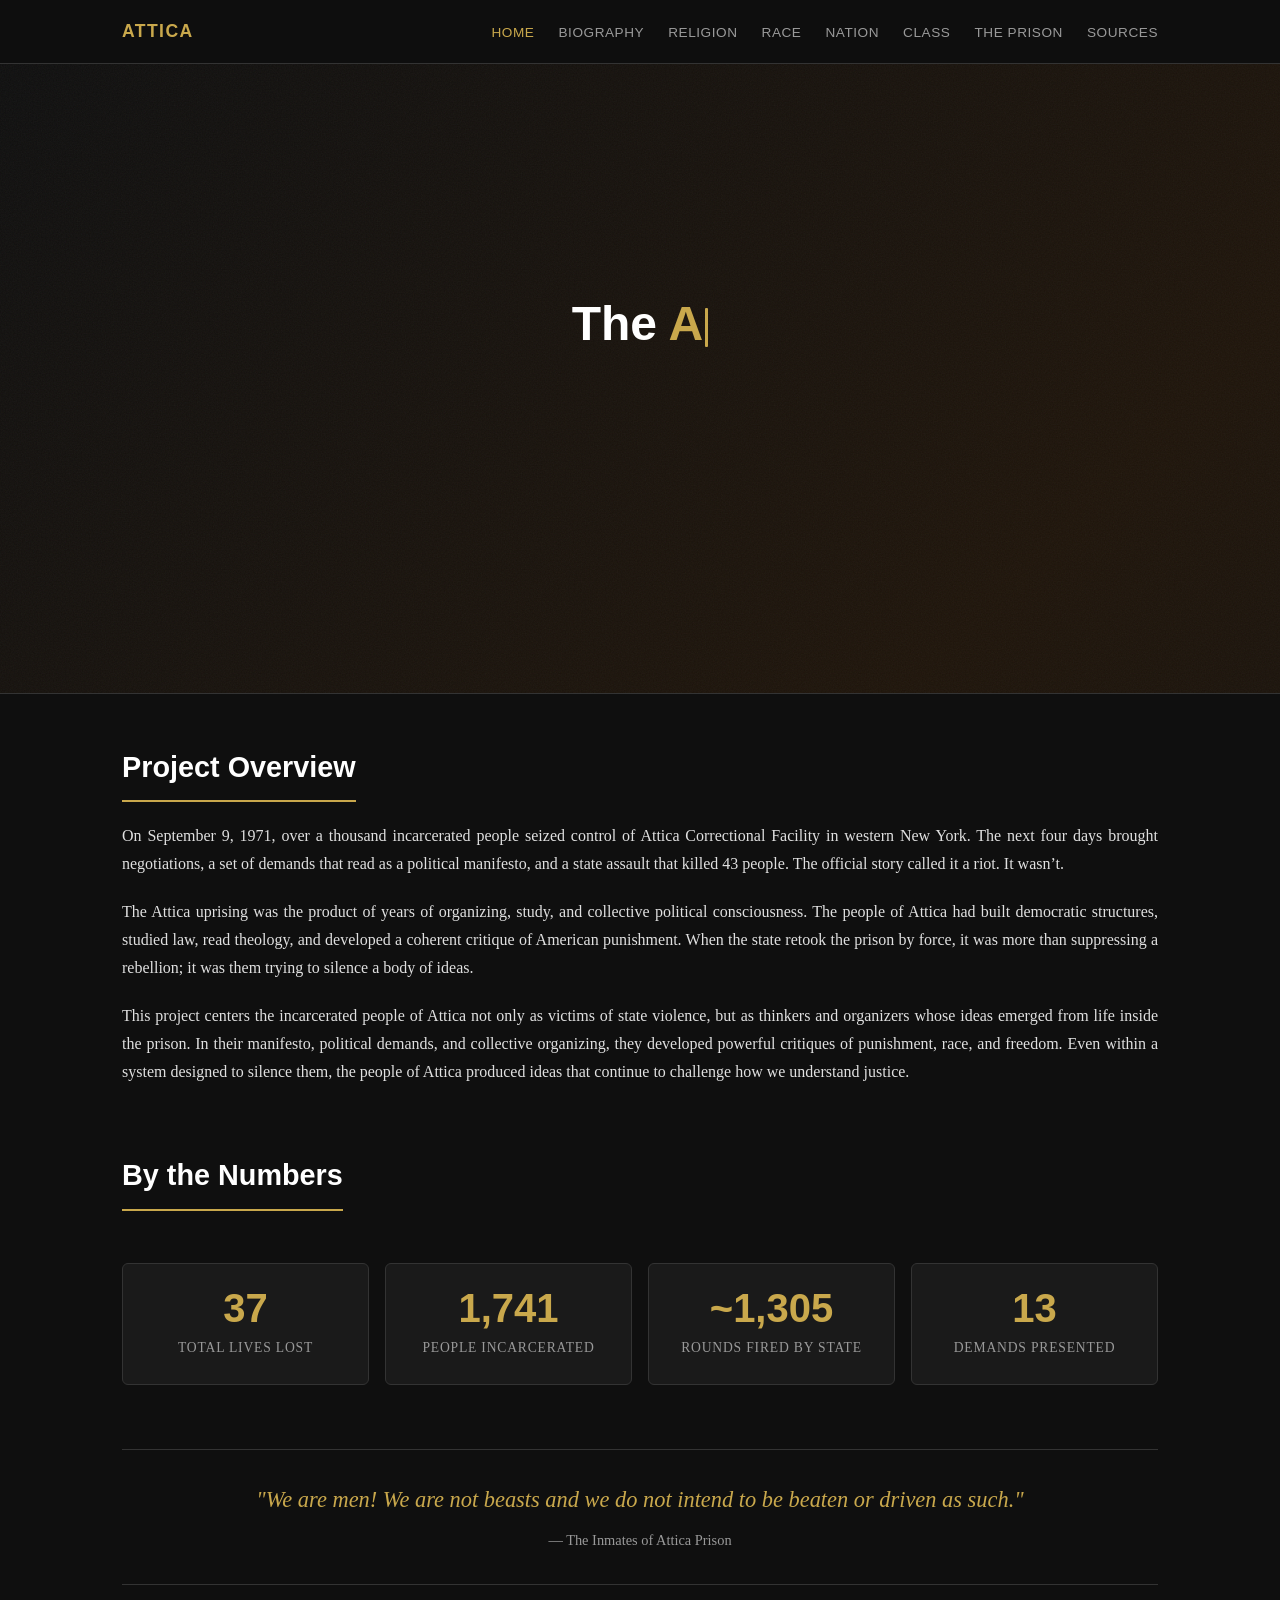
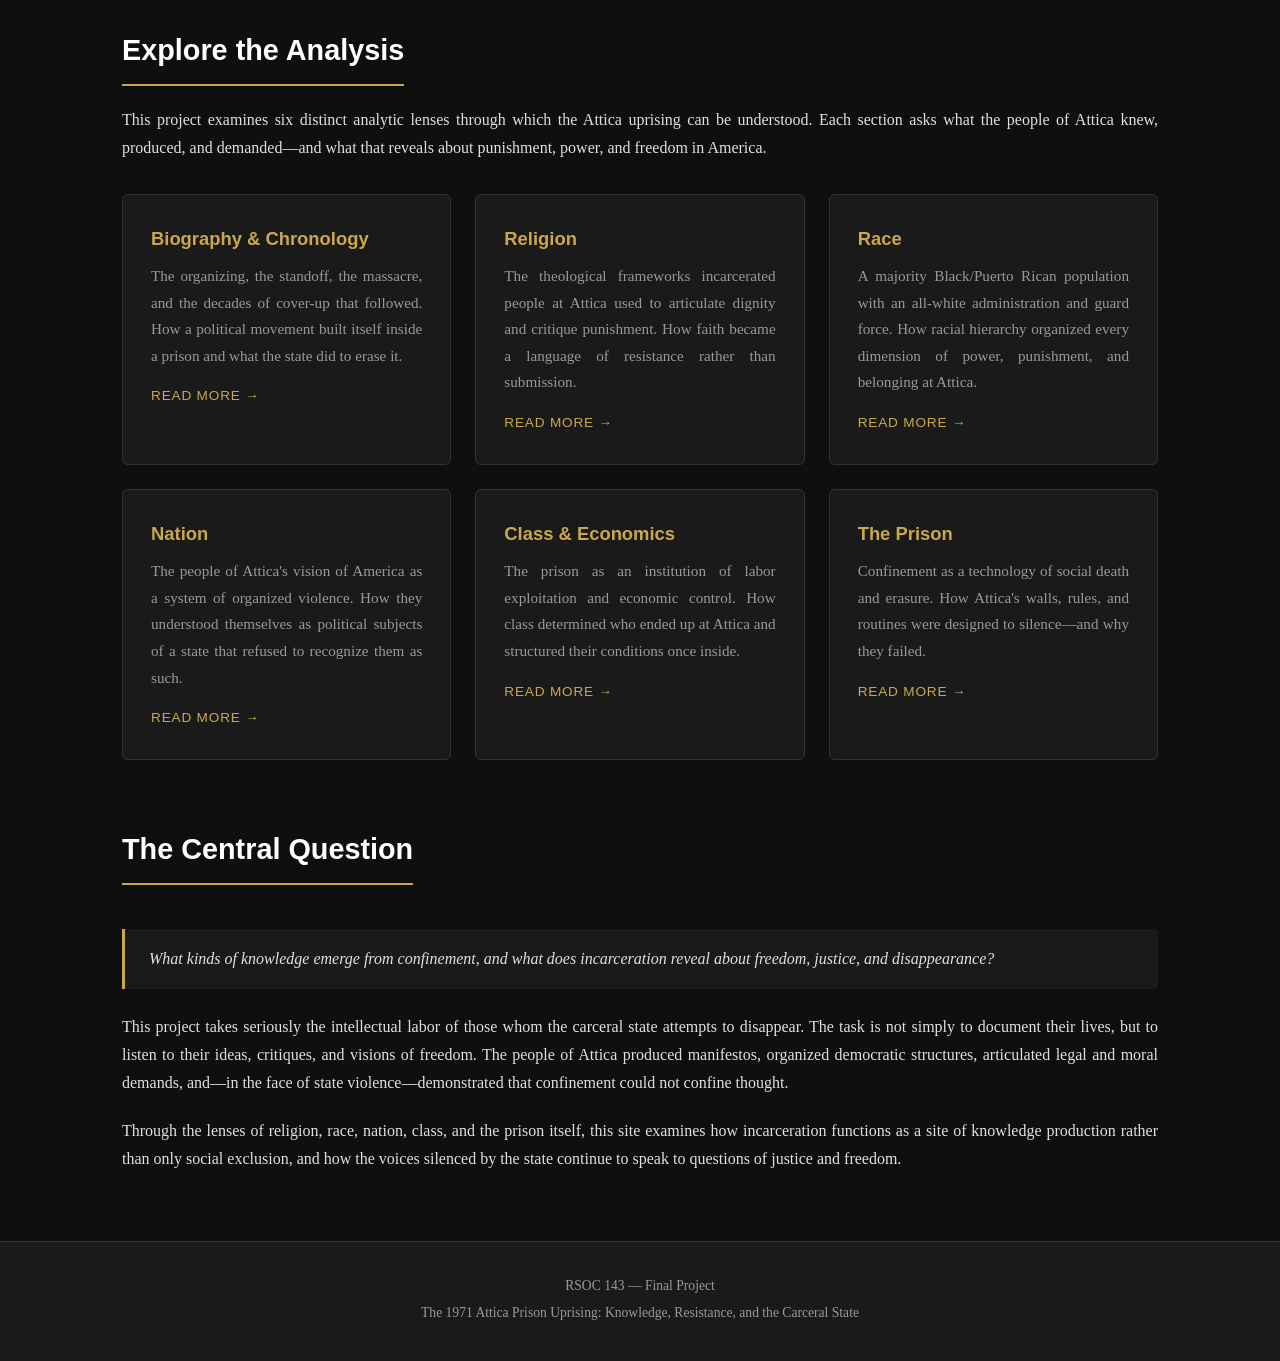
<file: index.html>
<!DOCTYPE html>
<html lang="en">
<head>
  <meta charset="UTF-8">
  <meta name="viewport" content="width=device-width, initial-scale=1.0">
  <title>Attica 1971 — Voices of the Disappeared</title>
  <link rel="stylesheet" href="styles.css">
</head>
<body>

  <nav>
    <div class="nav-inner">
      <a href="index.html" class="site-title">Attica</a>
      <button class="hamburger" onclick="document.querySelector('.nav-links').classList.toggle('open')" aria-label="Toggle navigation">
        <span></span><span></span><span></span>
      </button>
      <ul class="nav-links">
        <li><a href="index.html" class="active">Home</a></li>
        <li><a href="biography.html">Biography</a></li>
        <li><a href="religion.html">Religion</a></li>
        <li><a href="race.html">Race</a></li>
        <li><a href="nation.html">Nation</a></li>
        <li><a href="class.html">Class</a></li>
        <li><a href="prison.html">The Prison</a></li>
        <li><a href="sources.html">Sources</a></li>
      </ul>
    </div>
  </nav>

  <header class="hero">
    <div class="hero-content">
      <h1>
        The <span class="accent">Attica</span> 
        <s>Riot</s> 
        <span class="accent">Uprising</span>
      </h1>
      <p class="subtitle">Resistance, Religion, and the Carceral State</p>
      <p class="tagline">
        Aarush, Ingrid, Leslie, Ryan, & Sofia
      </p>
    </div>
  </header>

  <main class="container">

    <!-- Introduction -->
    <section class="section">
      <h2>Project Overview</h2>
      <p>
        On September 9, 1971, over a thousand incarcerated people seized control of Attica Correctional Facility in western New York. 
        The next four days brought negotiations, a set of demands that read as a political manifesto, and a state assault that killed 43 people.
        The official story called it a riot. It wasn’t.        
      </p>
      <p>
        The Attica uprising was the product of years of organizing, study, and collective political consciousness. 
        The people of Attica had built democratic structures, studied law, read theology, and developed a coherent critique of American punishment. 
        When the state retook the prison by force, it was more than suppressing a rebellion; it was them trying to silence a body of ideas.
      </p>  
      <p>
        This project centers the incarcerated people of Attica not only as victims of state violence, but as thinkers and organizers whose ideas 
        emerged from life inside the prison. In their manifesto, political demands, and collective organizing, they developed powerful critiques of 
        punishment, race, and freedom. Even within a system designed to silence them, the people of Attica produced ideas that continue to challenge how we understand justice.
      </p>
    </section>

    <!-- Key Statistics -->
    <section class="section">
      <h2>By the Numbers</h2>
      <div class="stats-row">
        <div class="stat-box">
          <div class="stat-number">43</div>
          <div class="stat-label">Total Lives Lost</div>
        </div>
        <div class="stat-box">
          <div class="stat-number">2,243</div>
          <div class="stat-label">People Incarcerated</div>
        </div>
        <div class="stat-box">
          <div class="stat-number">~2,000</div>
          <div class="stat-label">Rounds Fired by State</div>
        </div>
        <div class="stat-box">
          <div class="stat-number">28</div>
          <div class="stat-label">Demands Presented</div>
        </div>
      </div>
    </section>

    <!-- Pull Quote -->
    <div class="pull-quote">
      "We are men! We are not beasts and we do not intend to be beaten or driven as such."
      <span class="attribution">&mdash; The Inmates of Attica Prison</span>
    </div>

    <!-- Explore Themes -->
    <section class="section">
      <h2>Explore the Analysis</h2>
      <p>
        This project examines six distinct analytic lenses through which the Attica uprising can be understood. 
        Each section asks what the people of Attica knew, produced, and demanded&mdash;and what that reveals about punishment, power, and freedom in America.
      </p>

      <div class="card-grid">
        <div class="card">
          <h3>Biography &amp; Chronology</h3>
          <p>
            The organizing, the standoff, the massacre, and the decades of cover-up that followed. How a political movement built itself inside a prison and what the state did to erase it.
          </p>
          <a href="biography.html" class="card-link">Read more &rarr;</a>
        </div>

        <div class="card">
          <h3>Religion</h3>
          <p>
            The theological frameworks incarcerated people at Attica used to articulate dignity and critique punishment. How faith became a language of resistance rather than submission.
          </p>
          <a href="religion.html" class="card-link">Read more &rarr;</a>
        </div>

        <div class="card">
          <h3>Race</h3>
          <p>
            A majority Black/Puerto Rican population with an all-white administration and guard force. How racial hierarchy organized every dimension of power, punishment, and belonging at Attica.
          </p>
          <a href="race.html" class="card-link">Read more &rarr;</a>
        </div>

        <div class="card">
          <h3>Nation</h3>
          <p>
            The people of Attica's vision of America as a system of organized violence. How they understood themselves as political subjects of a state that refused to recognize them as such.
          </p>
          <a href="nation.html" class="card-link">Read more &rarr;</a>
        </div>

        <div class="card">
          <h3>Class &amp; Economics</h3>
          <p>
            The prison as an institution of labor exploitation and economic control. How class determined who ended up at Attica and structured their conditions once inside.
          </p>
          <a href="class.html" class="card-link">Read more &rarr;</a>
        </div>

        <div class="card">
          <h3>The Prison</h3>
          <p>
            Confinement as a technology of social death and erasure. How Attica's walls, rules, and routines were designed to silence—and why they failed.
          </p>
          <a href="prison.html" class="card-link">Read more &rarr;</a>
        </div>
      </div>
    </section>

    <!-- The Big Question -->
    <section class="section">
      <h2>The Central Question</h2>
      <blockquote>
        What kinds of knowledge emerge from confinement, and what does
        incarceration reveal about freedom, justice, and disappearance?
      </blockquote>
      <p>
        This project takes seriously the intellectual labor of those whom the
        carceral state attempts to disappear. The task is not simply to document
        their lives, but to listen to their ideas, critiques, and visions of
        freedom. The people of Attica produced manifestos, organized democratic
        structures, articulated legal and moral demands, and&mdash;in the face of
        state violence&mdash;demonstrated that confinement could not confine thought.
      </p>
      <p>
        Through the lenses of religion, race, nation, class, and the prison itself,
        this site examines how incarceration functions as a site of knowledge
        production rather than only social exclusion, and how the voices silenced
        by the state continue to speak to questions of justice and freedom.
      </p>
    </section>

  </main>

  <footer>
    <p>RSOC 143 &mdash; Final Project</p>
    <p>The 1971 Attica Prison Uprising: Knowledge, Resistance, and the Carceral State</p>
  </footer>

  <script src="main.js" defer></script>
</body>
</html>
</file>
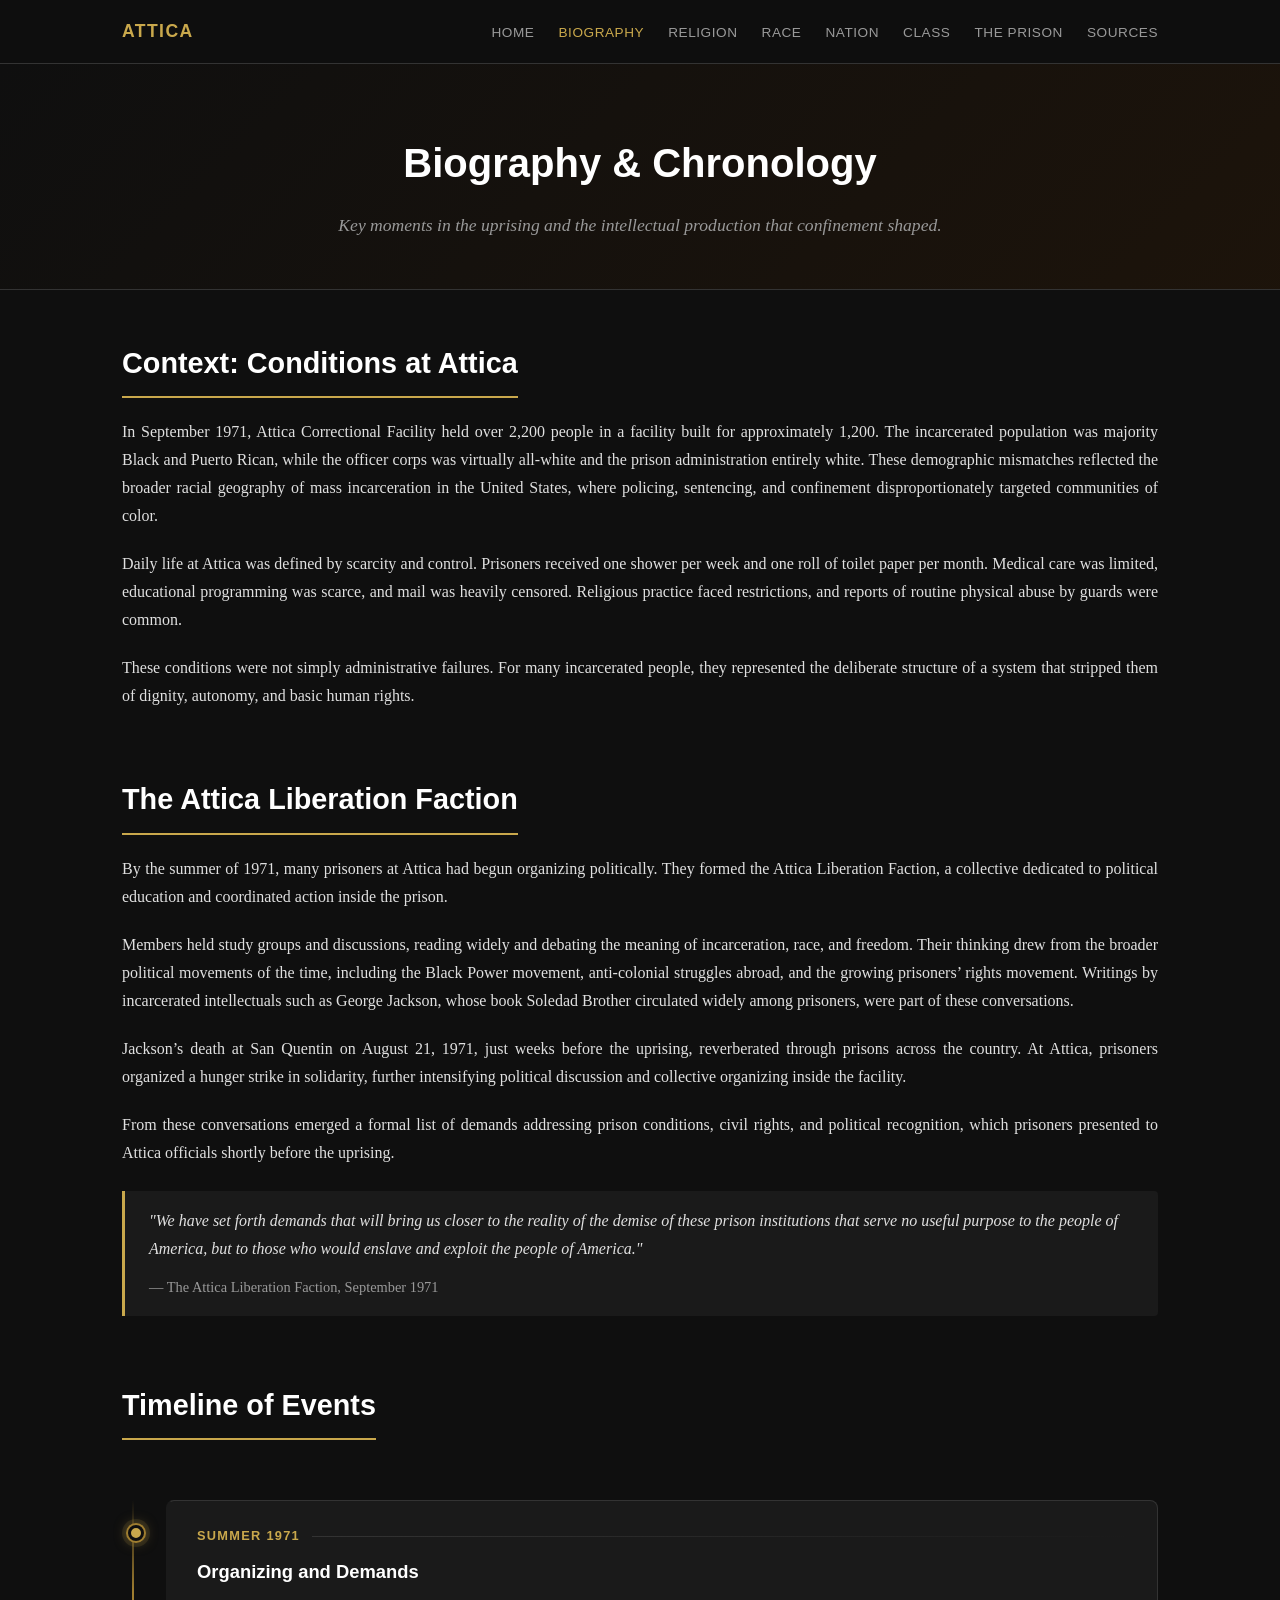
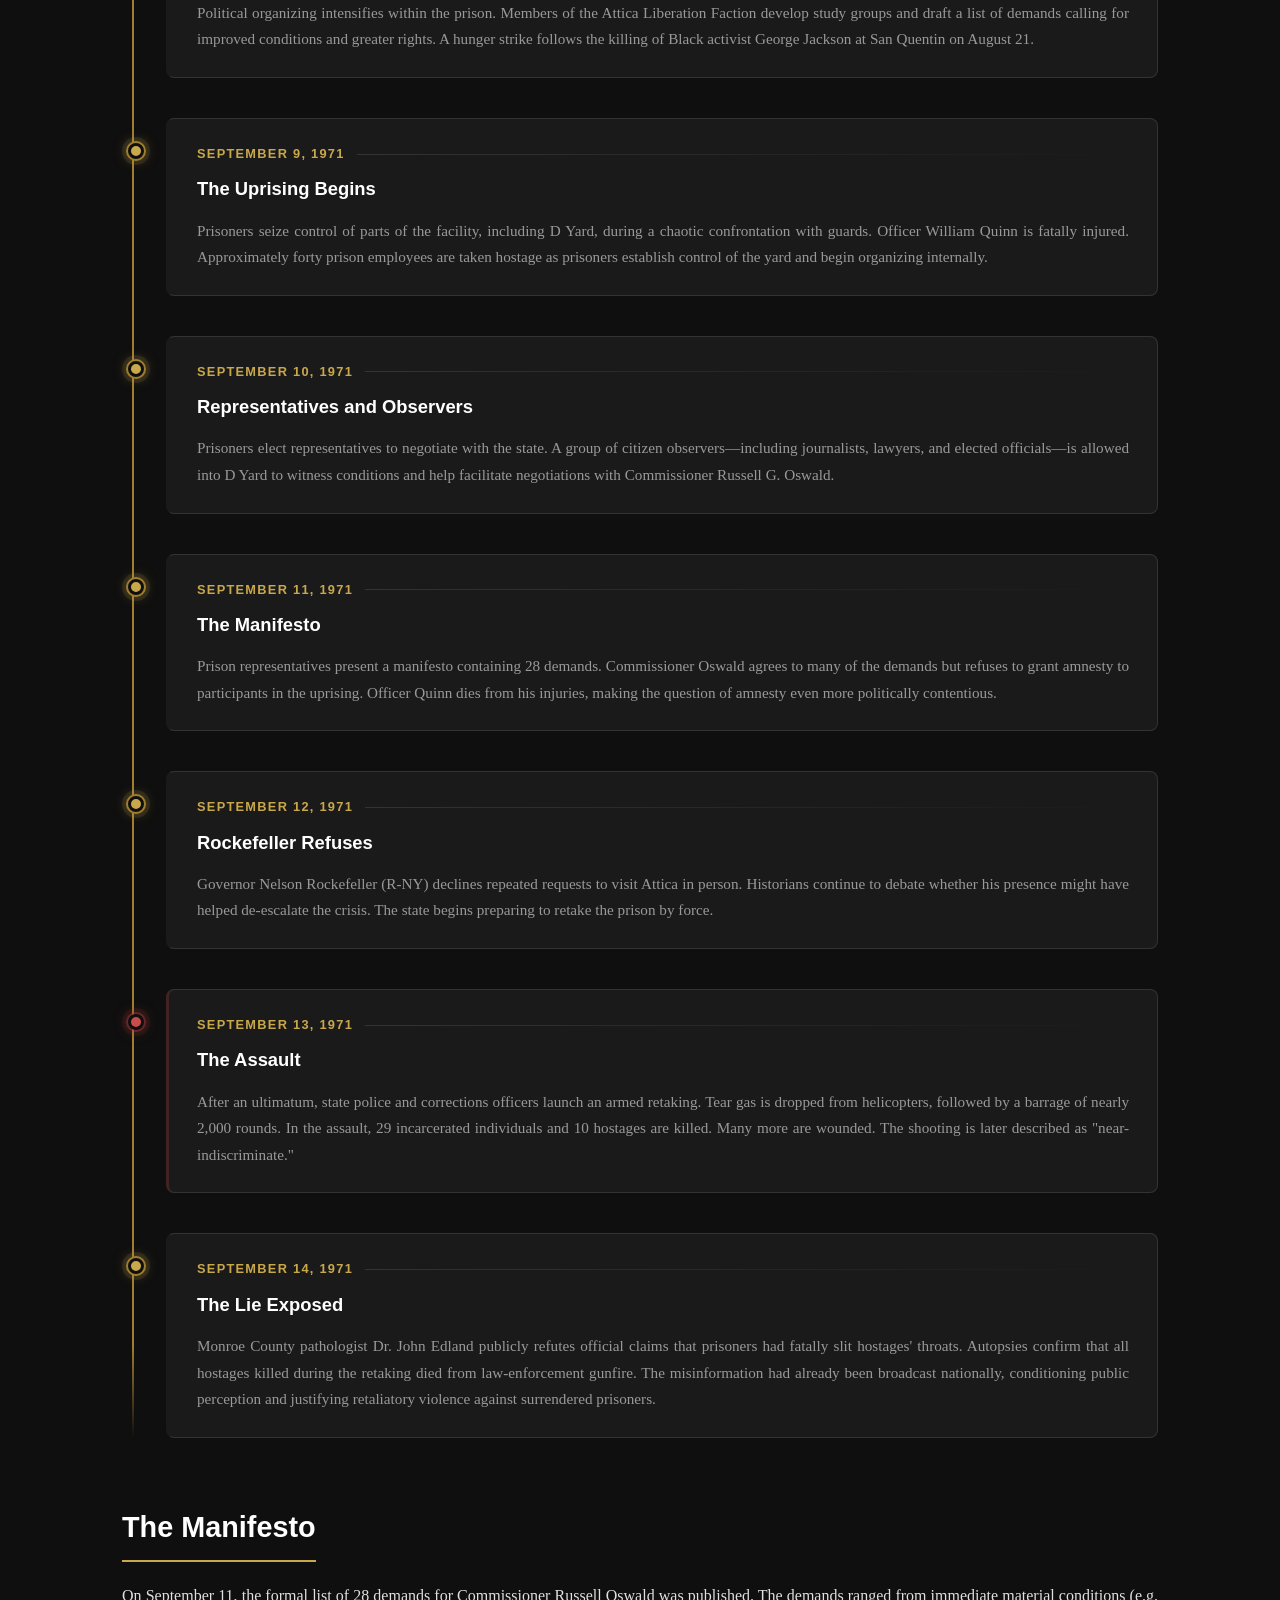
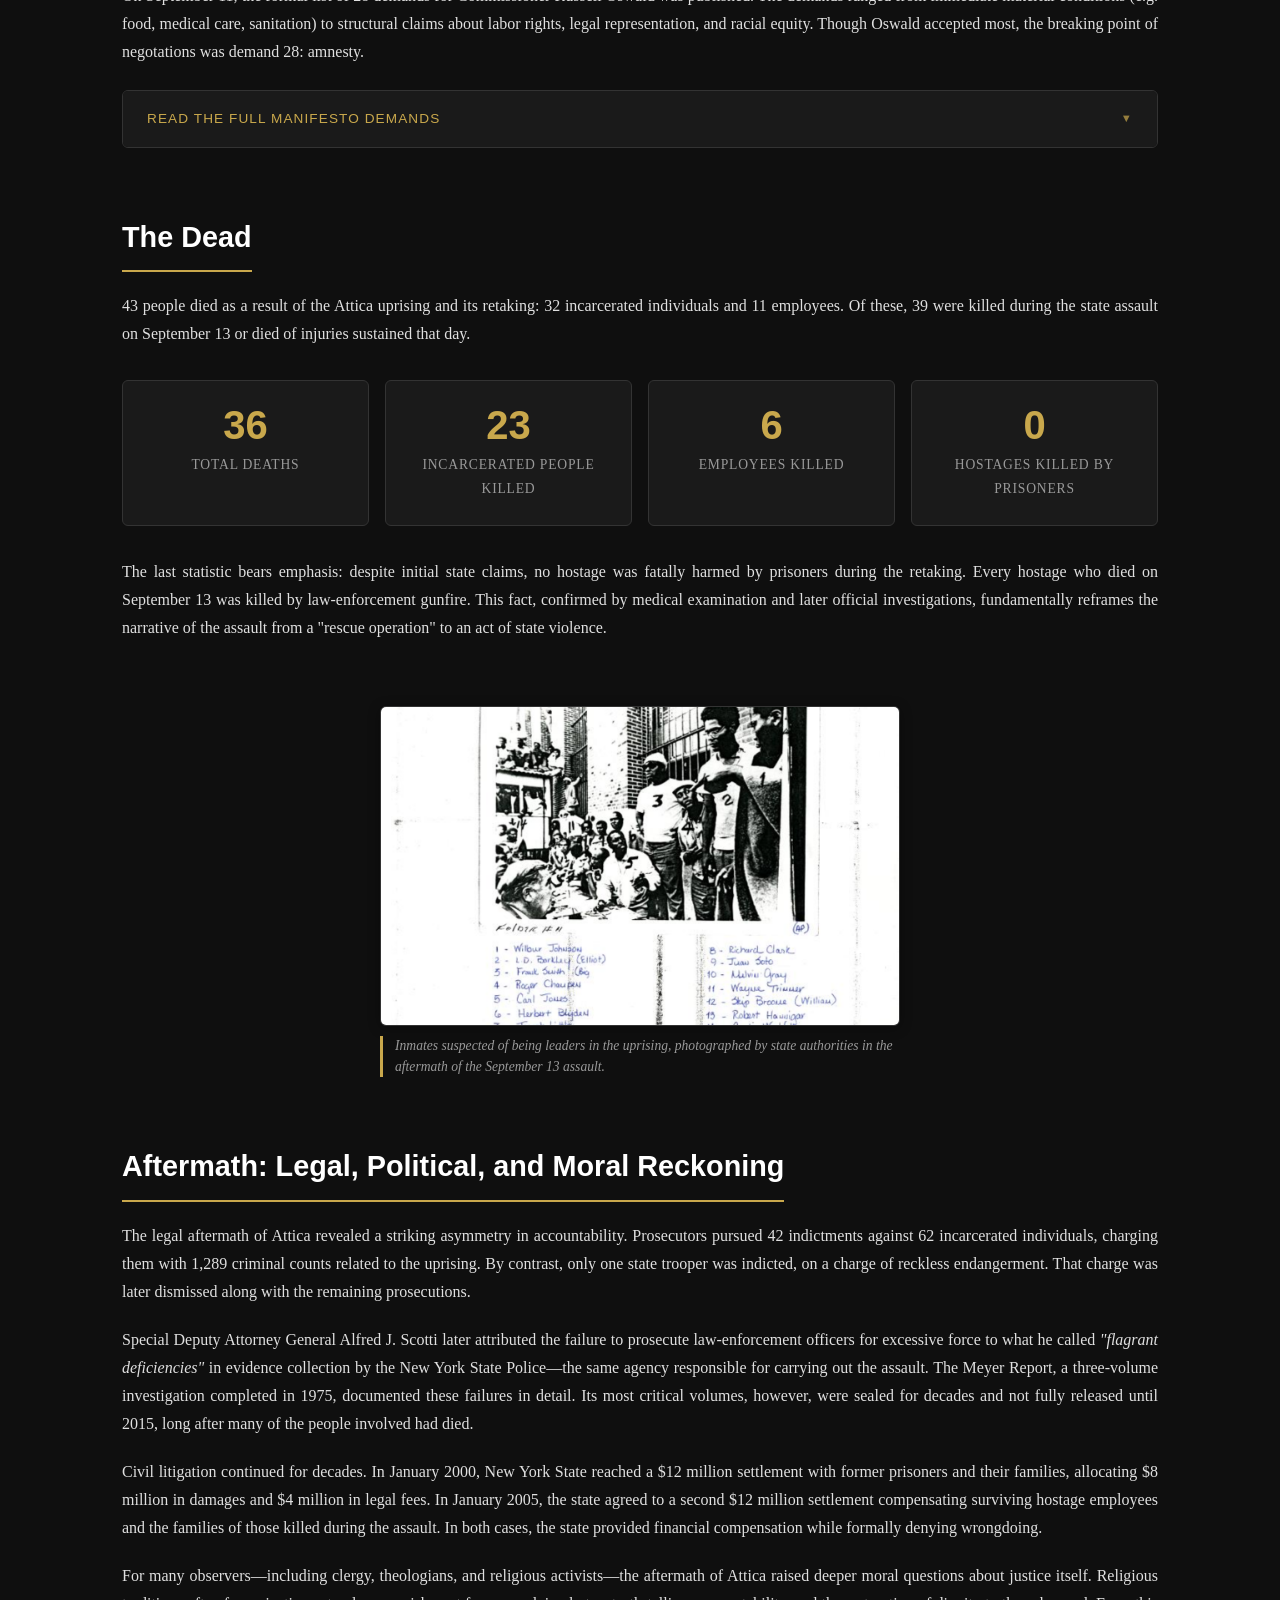
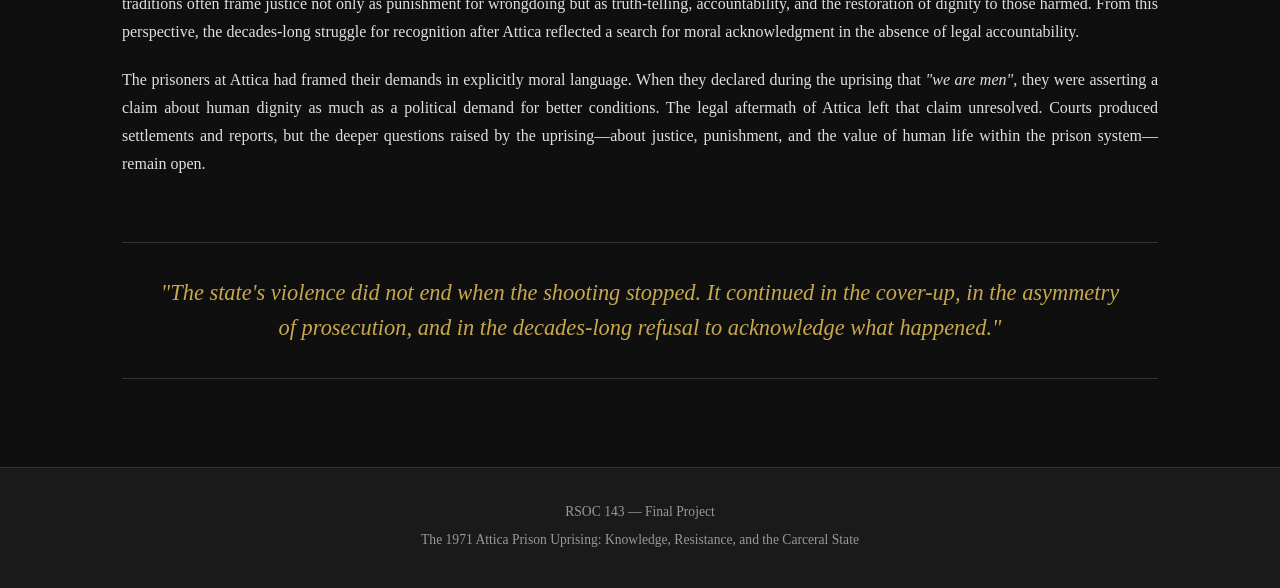
<file: biography.html>
<!DOCTYPE html>
<html lang="en">
<head>
  <meta charset="UTF-8">
  <meta name="viewport" content="width=device-width, initial-scale=1.0">
  <title>Biography &amp; Chronology — Attica 1971</title>
  <link rel="stylesheet" href="styles.css">
</head>
<body>

  <nav>
    <div class="nav-inner">
      <a href="index.html" class="site-title">Attica</a>
      <button class="hamburger" onclick="document.querySelector('.nav-links').classList.toggle('open')" aria-label="Toggle navigation">
        <span></span><span></span><span></span>
      </button>
      <ul class="nav-links">
        <li><a href="index.html">Home</a></li>
        <li><a href="biography.html" class="active">Biography</a></li>
        <li><a href="religion.html">Religion</a></li>
        <li><a href="race.html">Race</a></li>
        <li><a href="nation.html">Nation</a></li>
        <li><a href="class.html">Class</a></li>
        <li><a href="prison.html">The Prison</a></li>
        <li><a href="sources.html">Sources</a></li>
      </ul>
    </div>
  </nav>

  <header class="page-header">
    <h1>Biography &amp; Chronology</h1>
    <p class="page-subtitle">
      Key moments in the uprising and the intellectual production that confinement shaped.
    </p>
  </header>

  <main class="container">

    <section class="section">
      <h2>Context: Conditions at Attica</h2>
      <p>
        In September 1971, Attica Correctional Facility held over 2,200 people in a
        facility built for approximately 1,200. The incarcerated population was
        majority Black and Puerto Rican, while the officer corps was virtually
        all-white and the prison administration entirely white. These demographic
        mismatches reflected the broader racial geography
        of mass incarceration in the United States, where policing, sentencing, and
        confinement disproportionately targeted communities of color.
      </p>
      <p>
        Daily life at Attica was defined by scarcity and control. Prisoners received one 
        shower per week and one roll of toilet paper per month. Medical care was limited, 
        educational programming was scarce, and mail was heavily censored. Religious practice faced 
        restrictions, and reports of routine physical abuse by guards were common.
      </p>
      <p>
        These conditions were not simply administrative failures. For many incarcerated people, 
        they represented the deliberate structure of a system that stripped them of dignity, autonomy, and basic human rights.
      </p>
    </section>

    <section class="section">
      <h2>The Attica Liberation Faction</h2>
      <p>
        By the summer of 1971, many prisoners at Attica had begun organizing politically. 
        They formed the Attica Liberation Faction, a collective dedicated to political education and coordinated action inside the prison.
      </p>
      <p>
        Members held study groups and discussions, reading widely and debating the meaning of incarceration, race, and freedom. 
        Their thinking drew from the broader political movements of the time, including the Black Power movement, anti-colonial 
        struggles abroad, and the growing prisoners’ rights movement. Writings by incarcerated intellectuals such as George Jackson, 
        whose book <italics>Soledad Brother</italics> circulated widely among prisoners, were part of these conversations.
      </p>
      <p>
        Jackson’s death at San Quentin on August 21, 1971, just weeks before the uprising, reverberated through prisons across the country. 
        At Attica, prisoners organized a hunger strike in solidarity, further intensifying political discussion and collective organizing inside the facility.
      </p>
      <p>
        From these conversations emerged a formal list of demands addressing prison conditions, civil rights, and political recognition, 
        which prisoners presented to Attica officials shortly before the uprising.
      </p>
      <blockquote>
        "We have set forth demands that will bring us closer to the reality of the demise of these prison institutions that serve 
        no useful purpose to the people of America, but to those who would enslave and exploit the people of America."
        <cite>&mdash; The Attica Liberation Faction, September 1971</cite>
      </blockquote>
    </section>

    <section class="section">
      <h2>Timeline of Events</h2>

      <div class="timeline">
        <div class="timeline-item">
          <div class="date">Summer 1971</div>
          <h3>Organizing and Demands</h3>
          <p>
            Political organizing intensifies within the prison. Members of the Attica Liberation Faction develop 
            study groups and draft a list of demands calling for improved conditions and greater rights. 
            A hunger strike follows the killing of Black activist George Jackson at San Quentin on August 21.
          </p>
        </div>

        <div class="timeline-item">
          <div class="date">September 9, 1971</div>
          <h3>The Uprising Begins</h3>
          <p>
            Prisoners seize control of parts of the facility, including D Yard, during a chaotic confrontation with guards. 
            Officer William Quinn is fatally injured. 
            Approximately forty prison employees are taken hostage as prisoners establish control of the yard and begin organizing internally.
          </p>
        </div>

        <div class="timeline-item">
          <div class="date">September 10, 1971</div>
          <h3>Representatives and Observers</h3>
          <p>
            Prisoners elect representatives to negotiate with the state.
            A group of citizen observers—including journalists, lawyers, and elected officials—is allowed into D Yard 
            to witness conditions and help facilitate negotiations with Commissioner Russell G. Oswald.
          </p>
        </div>

        <div class="timeline-item">
          <div class="date">September 11, 1971</div>
          <h3>The Manifesto</h3>
          <p>
            Prison representatives present a manifesto containing 28 demands. 
            Commissioner Oswald agrees to many of the demands but refuses to grant amnesty to participants in the uprising. 
            Officer Quinn dies from his injuries, making the question of amnesty even more politically contentious.
          </p>
        </div>

        <div class="timeline-item">
          <div class="date">September 12, 1971</div>
          <h3>Rockefeller Refuses</h3>
          <p>
            Governor Nelson Rockefeller (R-NY) declines repeated requests to visit Attica in person. 
            Historians continue to debate whether his presence might have helped de-escalate the crisis. 
            The state begins preparing to retake the prison by force.
          </p>
        </div>

        <div class="timeline-item timeline-item--critical">
          <div class="date">September 13, 1971</div>
          <h3>The Assault</h3>
          <p>
            After an ultimatum, state police and corrections officers launch an
            armed retaking. Tear gas is dropped from helicopters, followed by a
            barrage of nearly 2,000 rounds. In the assault, 29 incarcerated
            individuals and 10 hostages are killed. Many more are wounded.
            The shooting is later described as "near-indiscriminate."
          </p>
        </div>

        <div class="timeline-item">
          <div class="date">September 14, 1971</div>
          <h3>The Lie Exposed</h3>
          <p>
            Monroe County pathologist Dr. John Edland publicly refutes official
            claims that prisoners had fatally slit hostages' throats. Autopsies
            confirm that all hostages killed during the retaking died from
            law-enforcement gunfire. The misinformation had already been broadcast
            nationally, conditioning public perception and justifying retaliatory
            violence against surrendered prisoners.
          </p>
        </div>
      </div>
    </section>

    <section class="section">
      <h2>The Manifesto</h2>
      <p>
        On September 11, the formal list of 28 demands for Commissioner Russell Oswald was published.
        The demands ranged from immediate material conditions (e.g. food, medical care, sanitation)
        to structural claims about labor rights, legal representation, and racial equity.
        Though Oswald accepted most, the breaking point of negotations was demand 28: amnesty.
      </p>
      <details class="demands-accordion">
        <summary class="demands-summary">
          Read the full manifesto demands
          <span class="demands-arrow">&#9660;</span>
        </summary>
        <ol class="demands-list">
          <li>Constitutional rights of legal representation at the time of all parole board hearings.</li>
          <li>Change in medical staff and medical policy. The Attica Prison hospital is totally inadequate, understaffed, and prejudiced in the treatment of inmates. Sufficient licensed practitioners available 24 hours a day.</li>
          <li>Adequate visiting conditions and facilities for inmates and their families.</li>
          <li>End to the segregation of prisoners from the general population because of their political beliefs.</li>
          <li>End to the persecution and punishment of prisoners who exercise the constitutional right of peaceful dissent, including the right to refuse work when not in violation of law.</li>
          <li>End to political and racial persecution, and the denial of prisoners' rights to subscribe to political papers, books, or any other educational and current media forwarded through the United States mail.</li>
          <li>Allow outside industries to enter the institutions and employ inmates to work eight-hour days at standard wage scales.</li>
          <li>Grant inmates the right to join or form labor unions.</li>
          <li>Allow inmates to support their own families through earned wages.</li>
          <li>Prosecute correctional officers as a matter of law for any act of cruel and unusual punishment where it is not a matter of life or death.</li>
          <li>Conform all inmate labor to state and federal minimum wage laws.</li>
          <li>End the escalating practice of physical brutality being perpetrated upon the inmates of New York State prisons.</li>
          <li>Provide three lawyers, at state expense, as a legal aid and liaison between inmates and the administration.</li>
          <li>Update industry working conditions to conform with state and federal codes covering factories.</li>
          <li>Establish worker's compensation for injuries sustained in the course of work.</li>
          <li>Create unionized vocational training programs comparable to those available through the federal prison system.</li>
          <li>Provide an annual accounting of the Recreation Fund and allow an inmate committee to have input into its expenditure.</li>
          <li>Replace the governor-appointed parole board with a popularly elected board reflecting the composition of the incarcerated population.</li>
          <li>Create a full-time salaried board of overseers to evaluate inmate complaints and review administrative actions.</li>
          <li>End administrative agitation of racial tensions among the inmate population.</li>
          <li>Provide ethnic counselors and programs for Black and Hispanic prisoner populations.</li>
          <li>End discrimination in parole judgments; end racial quotas in release decisions affecting Black and Brown prisoners.</li>
          <li>Allow inmates to be present during all searches of their cells and personal property.</li>
          <li>End parole discrimination based on prior records; limit all life sentences to a maximum of ten years.</li>
          <li>Improve the quality of food; provide water at meal tables; accommodate religious and medical dietary requirements.</li>
          <li>End unsanitary conditions in the mess hall and food preparation areas.</li>
          <li>Establish uniform rules and conditions across all New York State correctional facilities.</li>
          <li class="demand-key">Grant complete amnesty — freedom from any physical, mental, and legal reprisals — for all actions taken during the uprising.</li>
        </ol>
      </details>
    </section>

    <section class="section">
      <h2>The Dead</h2>
      <p>
        43 people died as a result of the Attica uprising and its
        retaking: 32 incarcerated individuals and 11 employees. Of these, 39 were
        killed during the state assault on September 13 or died of injuries
        sustained that day. 
      </p>

      <div class="stats-row">
        <div class="stat-box">
          <div class="stat-number">43</div>
          <div class="stat-label">Total Deaths</div>
        </div>
        <div class="stat-box">
          <div class="stat-number">32</div>
          <div class="stat-label">Incarcerated People Killed</div>
        </div>
        <div class="stat-box">
          <div class="stat-number">11</div>
          <div class="stat-label">Employees Killed</div>
        </div>
        <div class="stat-box">
          <div class="stat-number">0</div>
          <div class="stat-label">Hostages Killed by Prisoners</div>
        </div>
      </div>
      <p>
        The last statistic bears emphasis: despite initial state claims, no
        hostage was fatally harmed by prisoners during the retaking. Every hostage
        who died on September 13 was killed by law-enforcement gunfire. This fact,
        confirmed by medical examination and later official investigations,
        fundamentally reframes the narrative of the assault from a "rescue
        operation" to an act of state violence.
      </p>
    </section>

    <section class="section media-section">
      <figure class="page-media">
        <img src="image1.png" alt="Inmates suspected of being leaders in the riot.">
        <figcaption>
          Inmates suspected of being leaders in the uprising, photographed by state authorities in the aftermath of the September 13 assault.
        </figcaption>
      </figure>
    </section>

    <section class="section">
      <h2>Aftermath: Legal, Political, and Moral Reckoning</h2>
    
      <p>
        The legal aftermath of Attica revealed a striking asymmetry in accountability.
        Prosecutors pursued 42 indictments against 62 incarcerated individuals,
        charging them with 1,289 criminal counts related to the uprising.
        By contrast, only one state trooper was indicted, on a charge of
        reckless endangerment. That charge was later dismissed along with the remaining
        prosecutions.
      </p>

      <p>
        Special Deputy Attorney General Alfred J. Scotti later attributed the failure
        to prosecute law-enforcement officers for excessive force to what he called
        <em>"flagrant deficiencies"</em> in evidence collection by the New York State
        Police&mdash;the same agency responsible for carrying out the assault. The
        Meyer Report, a three-volume investigation completed in 1975,
        documented these failures in detail. Its most critical volumes, however, were
        sealed for decades and not fully released until 2015, long after
        many of the people involved had died.
      </p>

      <p>
        Civil litigation continued for decades. In January 2000,
        New York State reached a $12 million settlement with former
        prisoners and their families, allocating $8 million in damages and $4 million
        in legal fees. In January 2005, the state agreed to a second
        $12 million settlement compensating surviving hostage employees
        and the families of those killed during the assault. In both cases, the state
        provided financial compensation while formally denying wrongdoing.
      </p>

      <p>
        For many observers&mdash;including clergy, theologians, and religious
        activists&mdash;the aftermath of Attica raised deeper moral questions about
        justice itself. Religious traditions often frame justice not only as punishment
        for wrongdoing but as truth-telling, accountability, and the restoration
        of dignity to those harmed. From this perspective, the decades-long
        struggle for recognition after Attica reflected a search for moral acknowledgment
        in the absence of legal accountability.
      </p>
    
      <p>
        The prisoners at Attica had framed their demands in explicitly moral language. 
        When they declared during the uprising that <em>"we are men"</em>, they were 
        asserting a claim about human dignity as much as a political demand for better 
        conditions. The legal aftermath of Attica left that claim unresolved. Courts 
        produced settlements and reports, but the deeper questions raised by the 
        uprising&mdash;about justice, punishment, and the value of human life within 
        the prison system&mdash;remain open.
      </p>
    </section>

    <div class="pull-quote">
      "The state's violence did not end when the shooting stopped. It continued
      in the cover-up, in the asymmetry of prosecution, and in the decades-long
      refusal to acknowledge what happened."
    </div>

  </main>

  <footer>
    <p>RSOC 143 &mdash; Final Project</p>
    <p>The 1971 Attica Prison Uprising: Knowledge, Resistance, and the Carceral State</p>
  </footer>

  <script src="main.js" defer></script>
</body>
</html>
</file>
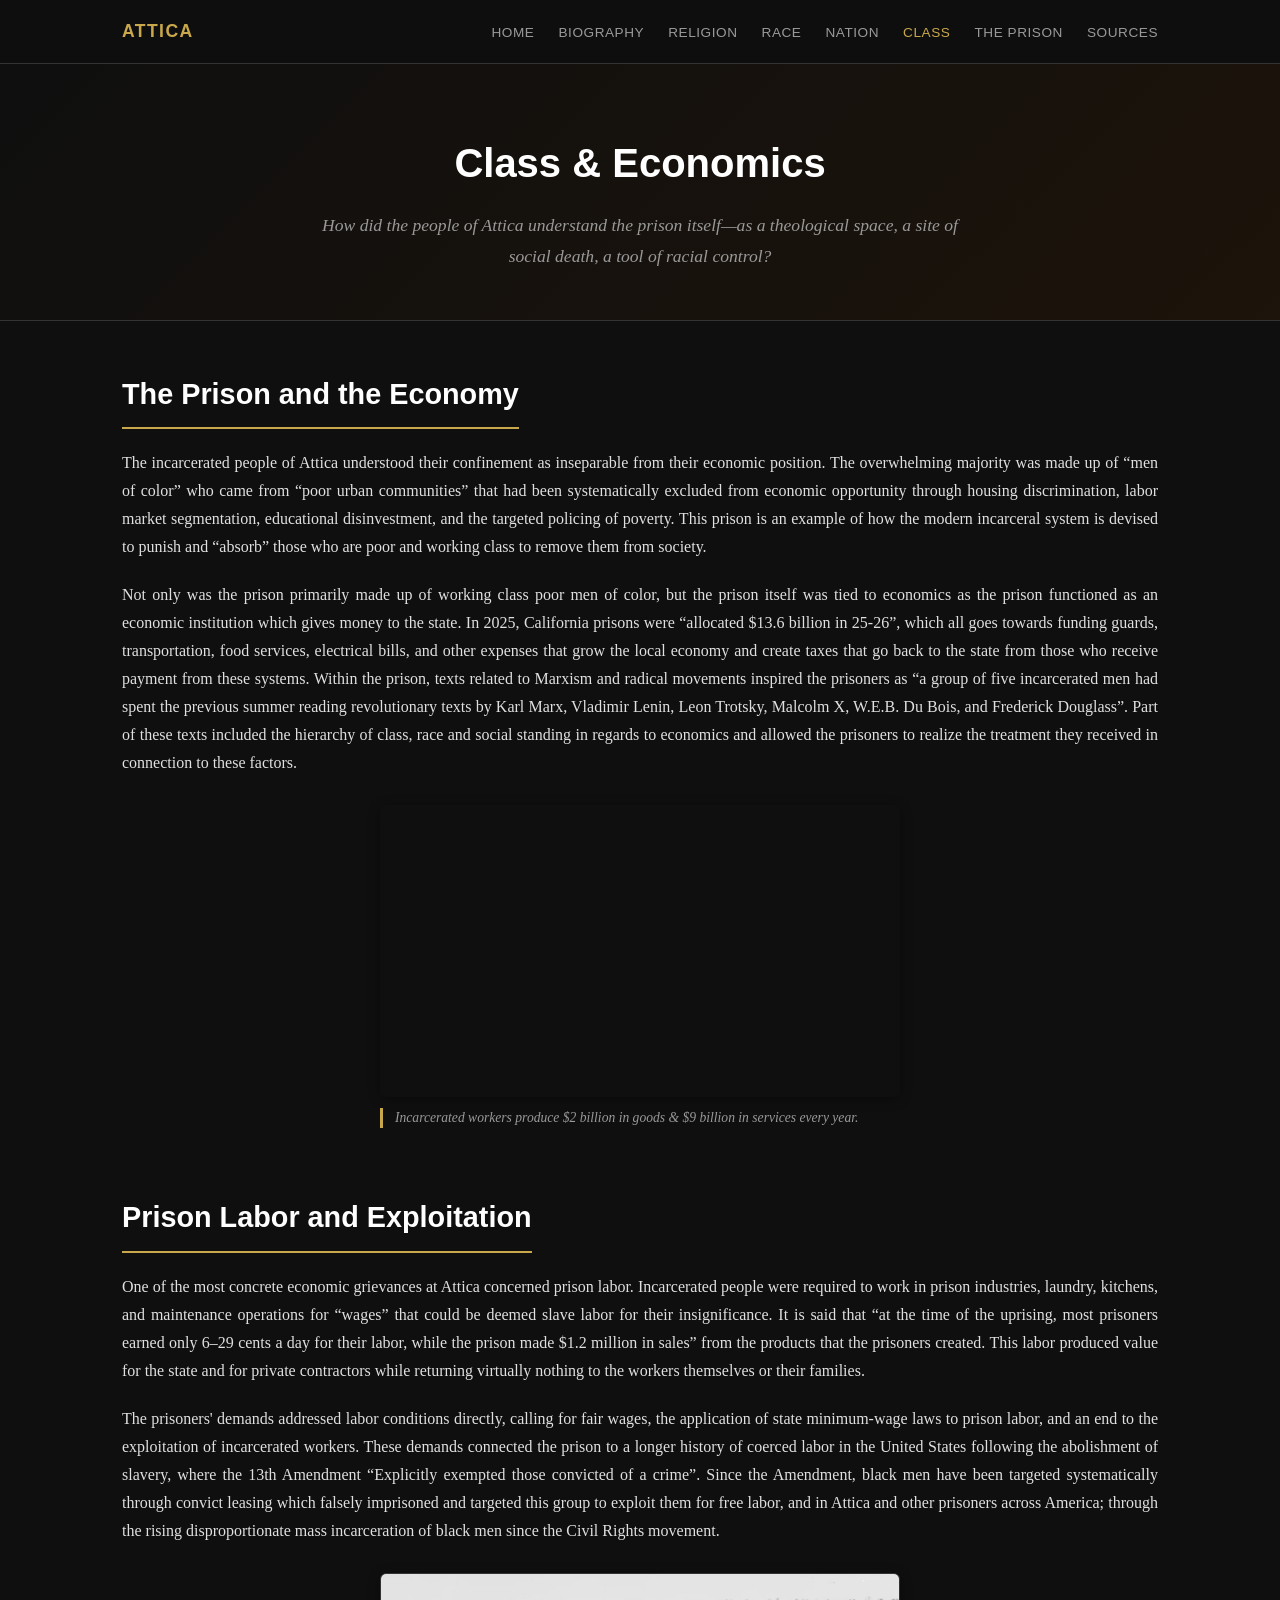
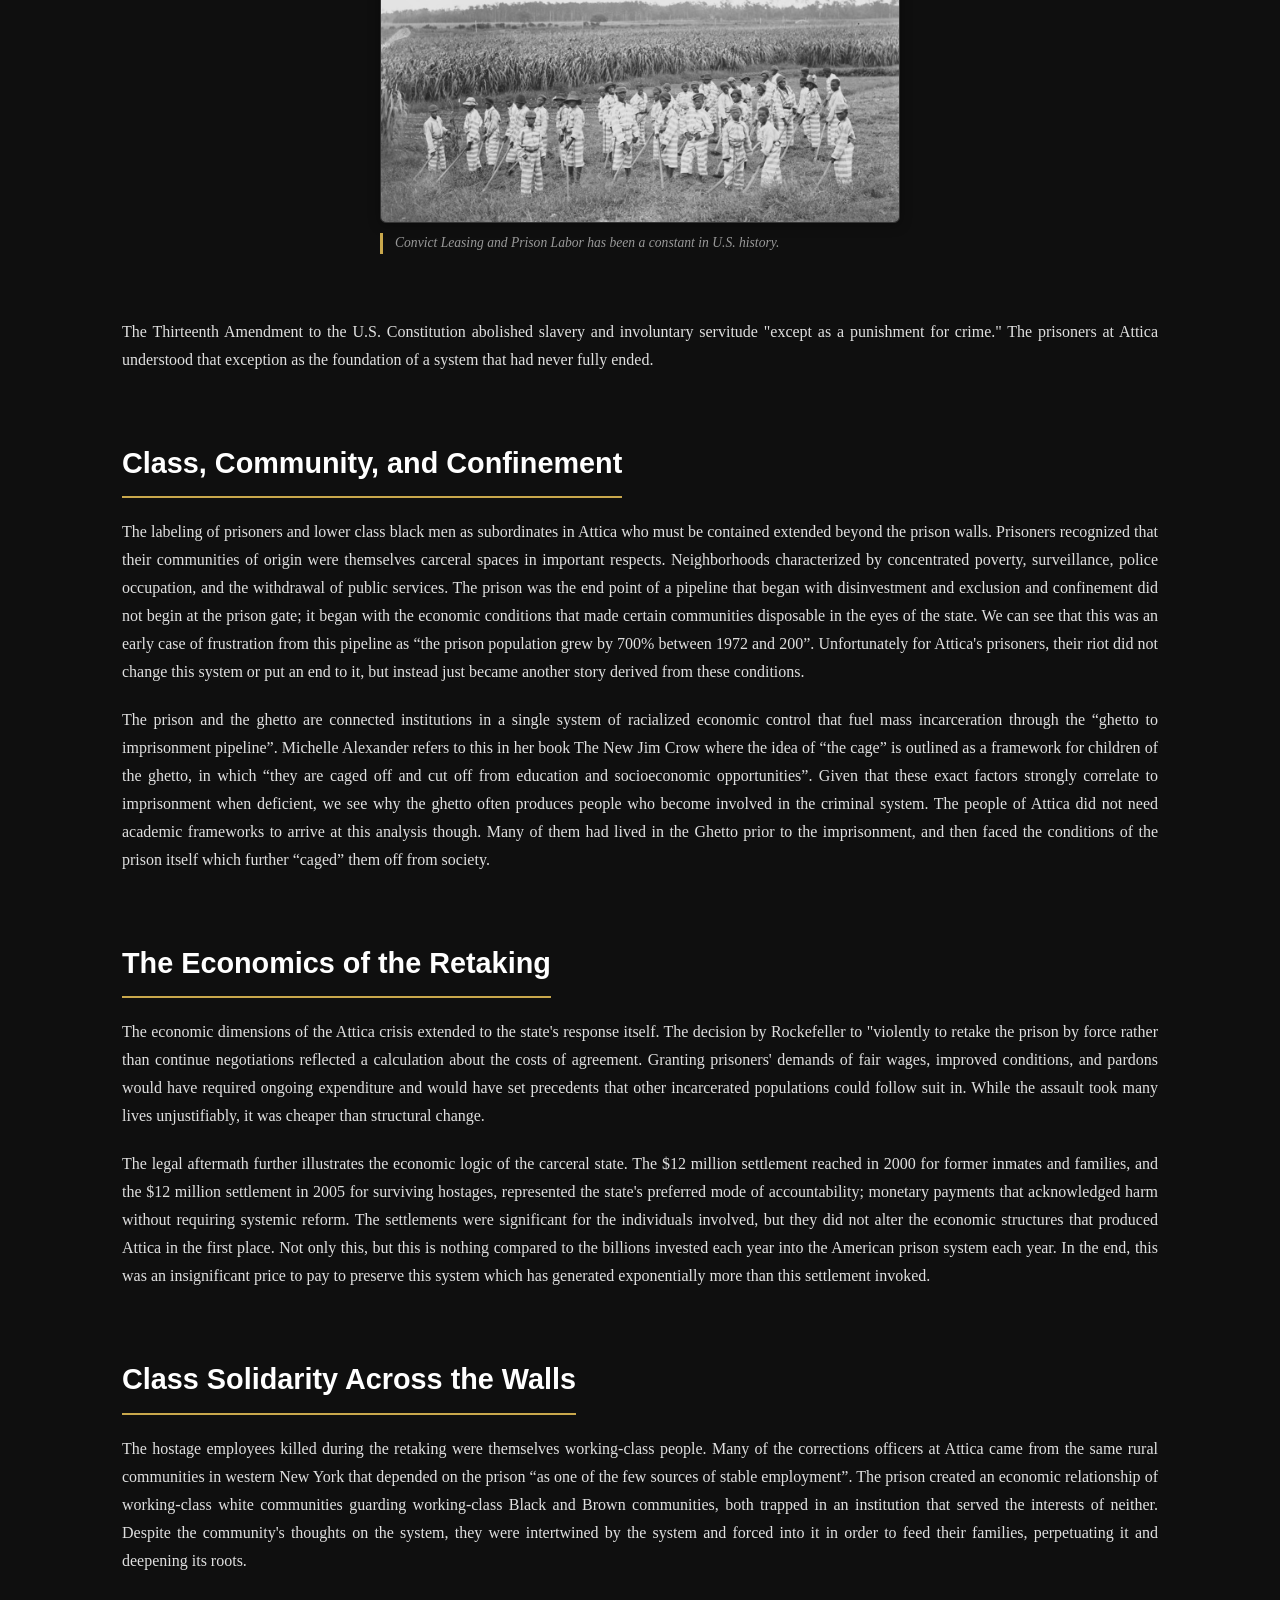
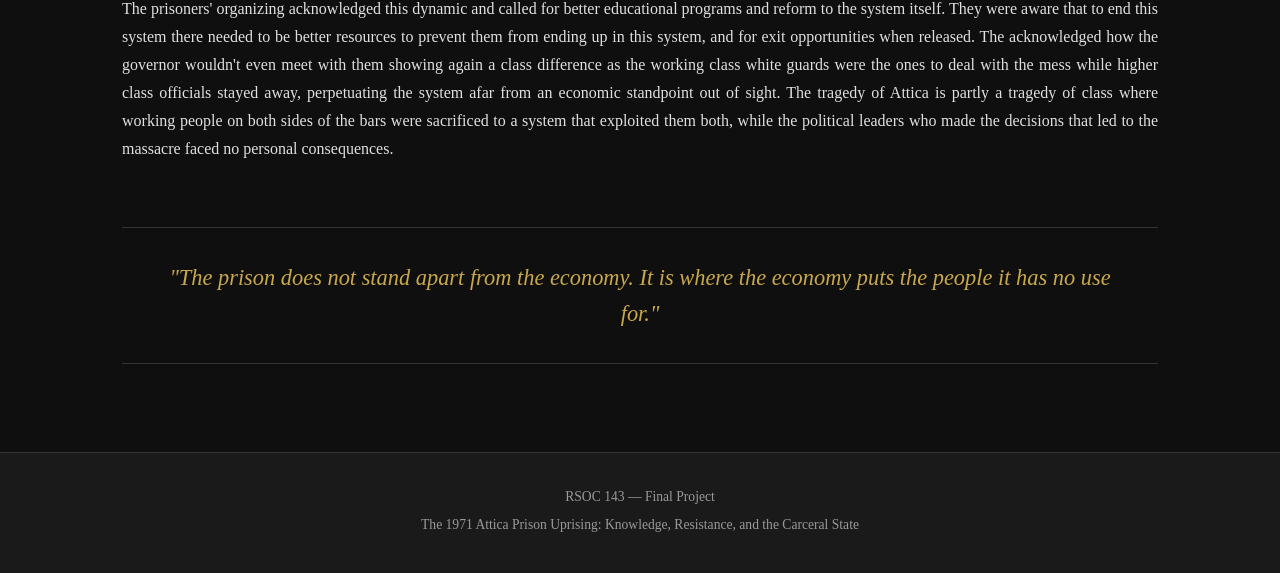
<file: class.html>
<!DOCTYPE html>
<html lang="en">
<head>
  <meta charset="UTF-8">
  <meta name="viewport" content="width=device-width, initial-scale=1.0">
  <title>The Prison — Attica 1971</title>
  <link rel="stylesheet" href="styles.css">
</head>
<body>

  <nav>
    <div class="nav-inner">
      <a href="index.html" class="site-title">Attica</a>
      <button class="hamburger" onclick="document.querySelector('.nav-links').classList.toggle('open')" aria-label="Toggle navigation">
        <span></span><span></span><span></span>
      </button>
      <ul class="nav-links">
        <li><a href="index.html">Home</a></li>
        <li><a href="biography.html">Biography</a></li>
        <li><a href="religion.html">Religion</a></li>
        <li><a href="race.html">Race</a></li>
        <li><a href="nation.html">Nation</a></li>
        <li><a href="class.html" class="active">Class</a></li>
        <li><a href="prison.html">The Prison</a></li>
        <li><a href="sources.html">Sources</a></li>
      </ul>
    </div>
  </nav>

  <header class="page-header">
    <h1>Class & Economics</h1>
    <p class="page-subtitle">
      How did the people of Attica understand the prison itself&mdash;as a theological space, a site of social death, a tool of racial control?
    </p>
  </header>

  <main class="container">
    <section class="section">
      <h2>The Prison and the Economy</h2>
  
      <p>
        The incarcerated people of Attica understood their confinement as inseparable from their economic position. 
        The overwhelming majority was made up of “men of color” who came from “poor urban communities” that had been 
        systematically excluded from economic opportunity through housing discrimination, labor market segmentation, 
        educational disinvestment, and the targeted policing of poverty. This prison is an example of how the modern 
        incarceral system is devised to punish and “absorb” those who are poor and working class to remove them from society.
      </p>
  
      <p>
        Not only was the prison primarily made up of working class poor men of color, but the prison itself was tied 
        to economics as the prison functioned as an economic institution which gives money to the state. In 2025, 
        California prisons were “allocated $13.6 billion in 25-26”, which all goes towards funding guards, transportation, 
        food services, electrical bills, and other expenses that grow the local economy and create taxes that go back to 
        the state from those who receive payment from these systems. Within the prison, texts related to Marxism and radical 
        movements inspired the prisoners as “a group of five incarcerated men had spent the previous summer reading revolutionary 
        texts by Karl Marx, Vladimir Lenin, Leon Trotsky, Malcolm X, W.E.B. Du Bois, and Frederick Douglass”. Part of these 
        texts included the hierarchy of class, race and social standing in regards to economics and allowed the prisoners to 
        realize the treatment they received in connection to these factors.
      </p>

    <section class="section media-section">
      <figure class="page-media">
        <div class="video-container">
          <iframe
            src="https://www.youtube.com/embed/v9TgYK9z1Ik"
            title="Incarcerated workers produce $2 billion in goods and $9 billion in services every year."
            frameborder="0"
            allowfullscreen>
          </iframe>
        </div>
        <figcaption>
          Incarcerated workers produce $2 billion in goods & $9 billion in services every year.
        </figcaption>
      </figure>
    </section>
  
    <section class="section">
      <h2>Prison Labor and Exploitation</h2>
  
      <p>
        One of the most concrete economic grievances at Attica concerned prison labor. 
        Incarcerated people were required to work in prison industries, laundry, kitchens, 
        and maintenance operations for “wages” that could be deemed slave labor for their 
        insignificance. It is said that “at the time of the uprising, most prisoners 
        earned only 6–29 cents a day for their labor, while the prison made $1.2 million 
        in sales” from the products that the prisoners created. This labor produced value 
        for the state and for private contractors while returning virtually nothing to the workers themselves or their families.
      </p>
  
      <p>
        The prisoners' demands addressed labor conditions directly, calling for fair wages, 
        the application of state minimum-wage laws to prison labor, and an end to the exploitation 
        of incarcerated workers. These demands connected the prison to a longer history of coerced 
        labor in the United States following the abolishment of slavery, where the 13th Amendment 
        “Explicitly exempted those convicted of a crime”. Since the Amendment, black men have been 
        targeted systematically through convict leasing which falsely imprisoned and targeted this 
        group to exploit them for free labor, and in Attica and other prisoners across America; through 
        the rising disproportionate mass incarceration of black men since the Civil Rights movement.
      </p>
  
      <section class="section media-section">
        <figure class="page-media">
          <img src="image3.png" alt="Inmates suspected of being leaders in the riot.">
          <figcaption>
           Convict Leasing and Prison Labor has been a constant in U.S. history.
          </figcaption>
        </figure>
      </section>
  
      <p>
        The Thirteenth Amendment to the U.S. Constitution abolished slavery and 
        involuntary servitude "except as a punishment for crime." The prisoners at 
        Attica understood that exception as the foundation of a system that had never fully ended.
      </p>
    </section>
  
    <section class="section">
      <h2>Class, Community, and Confinement</h2>
  
      <p>
        The labeling of prisoners and lower class black men as subordinates in 
        Attica who must be contained extended beyond the prison walls. Prisoners 
        recognized that their communities of origin were themselves carceral spaces in 
        important respects. Neighborhoods characterized by concentrated poverty, surveillance, 
        police occupation, and the withdrawal of public services. The prison was the end point 
        of a pipeline that began with disinvestment and exclusion and confinement did not begin 
        at the prison gate; it began with the economic conditions that made certain communities 
        disposable in the eyes of the state. We can see that this was an early case of frustration 
        from this pipeline as “the prison population grew by 700% between 1972 and 200”. 
        Unfortunately for Attica's prisoners, their riot did not change this system or put an end 
        to it, but instead just became another story derived from these conditions.
      </p>
  
      <p>
        The prison and the ghetto are connected institutions in a single system of 
        racialized economic control that fuel mass incarceration through the “ghetto to 
        imprisonment pipeline”. Michelle Alexander refers to this in her book The New Jim Crow 
        where the idea of “the cage” is outlined as a framework for children of the ghetto, in which 
        “they are caged off and cut off from education and socioeconomic opportunities”. Given that 
        these exact factors strongly correlate to imprisonment when deficient, we see why the ghetto 
        often produces people who become involved in the criminal system. The people of Attica did not 
        need academic frameworks to arrive at this analysis though. Many of them had lived in the Ghetto 
        prior to the imprisonment, and then faced the conditions of the prison itself which further “caged” 
        them off from society.
      </p>
    </section>
  
    <section class="section">
      <h2>The Economics of the Retaking</h2>
  
      <p>
        The economic dimensions of the Attica crisis extended to the state's response itself. 
        The decision by Rockefeller to "violently to retake the prison by force rather than continue negotiations 
        reflected a calculation about the costs of agreement. Granting prisoners' demands of fair wages, improved 
        conditions, and pardons would have required ongoing expenditure and would have set precedents that other 
        incarcerated populations could follow suit in. While the assault took many lives unjustifiably, it was cheaper than structural change.
      </p>
  
      <p>
        The legal aftermath further illustrates the economic logic of the carceral state. The 
        $12 million settlement reached in 2000 for former inmates and families, and the $12 million 
        settlement in 2005 for surviving hostages, represented the state's preferred mode of accountability; 
        monetary payments that acknowledged harm without requiring systemic reform. The settlements were significant 
        for the individuals involved, but they did not alter the economic structures that produced Attica in the first 
        place. Not only this, but this is nothing compared to the billions invested each year into the American prison
        system each year. In the end, this was an insignificant price to pay to preserve this system which has generated 
        exponentially more than this settlement invoked.
      </p>
    </section>
  
    <section class="section">
      <h2>Class Solidarity Across the Walls</h2>
  
      <p>
        The hostage employees killed during the retaking were themselves working-class people. 
        Many of the corrections officers at Attica came from the same rural communities in western New York 
        that depended on the prison “as one of the few sources of stable employment”. The prison created an 
        economic relationship of working-class white communities guarding working-class Black and Brown communities, 
        both trapped in an institution that served the interests of neither. Despite the community's thoughts on the system, 
        they were intertwined by the system and forced into it in order to feed their families, perpetuating it and deepening its roots.
      </p>
  
      <p>
        The prisoners' organizing acknowledged this dynamic and called for better educational programs and reform to the system itself. 
        They were aware that to end this system there needed to be better resources to prevent them from ending up in this system, and for 
        exit opportunities when released. The acknowledged how the governor wouldn't even meet with them showing again a class difference as 
        the working class white guards were the ones to deal with the mess while higher class officials stayed away, perpetuating the system 
        afar from an economic standpoint out of sight. The tragedy of Attica is partly a tragedy of class where working people on both sides 
        of the bars were sacrificed to a system that exploited them both, while the political leaders who made the decisions that led to the 
        massacre faced no personal consequences.
      </p>
    </section>
  
    <div class="pull-quote">
      "The prison does not stand apart from the economy. It is where the economy puts the people it has no use for."
    </div>
  
  </main>

  <footer>
    <p>RSOC 143 &mdash; Final Project</p>
    <p>The 1971 Attica Prison Uprising: Knowledge, Resistance, and the Carceral State</p>
  </footer>

  <script src="main.js" defer></script>
</body>
</html>
</file>
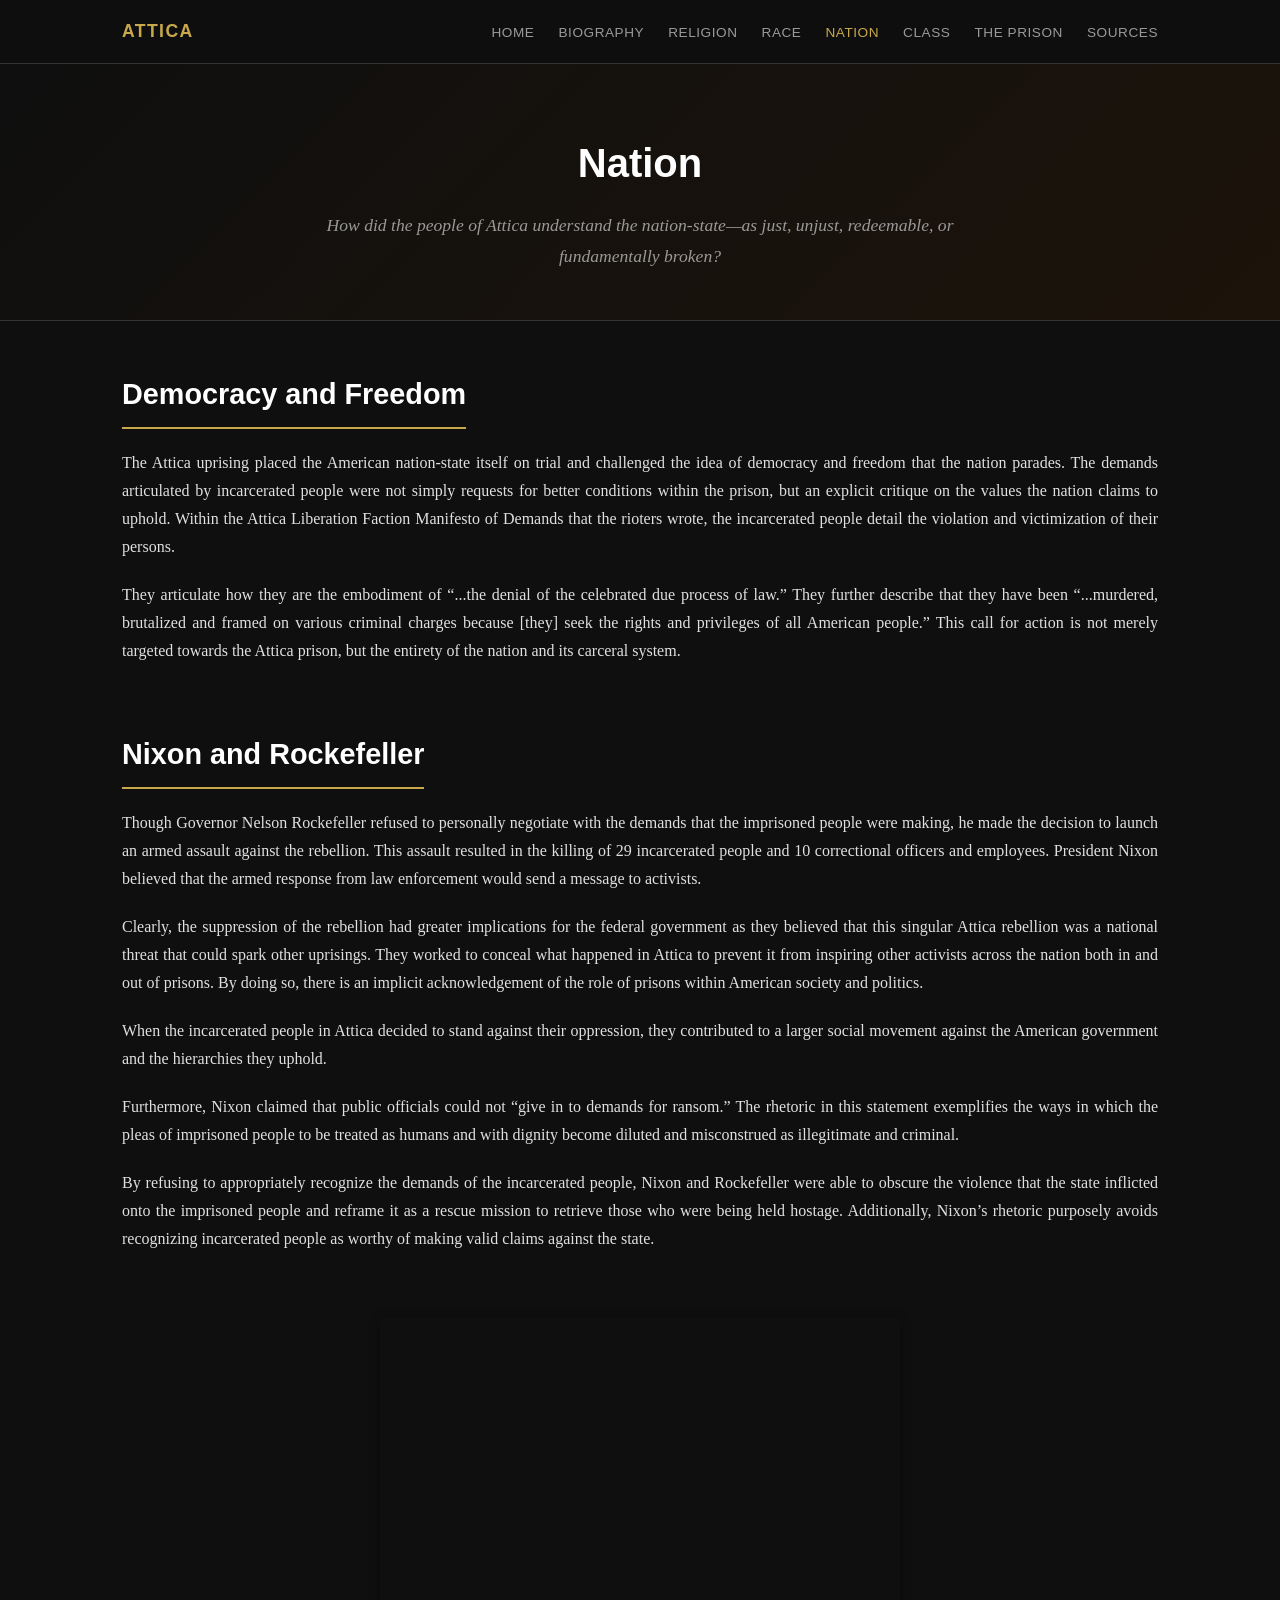
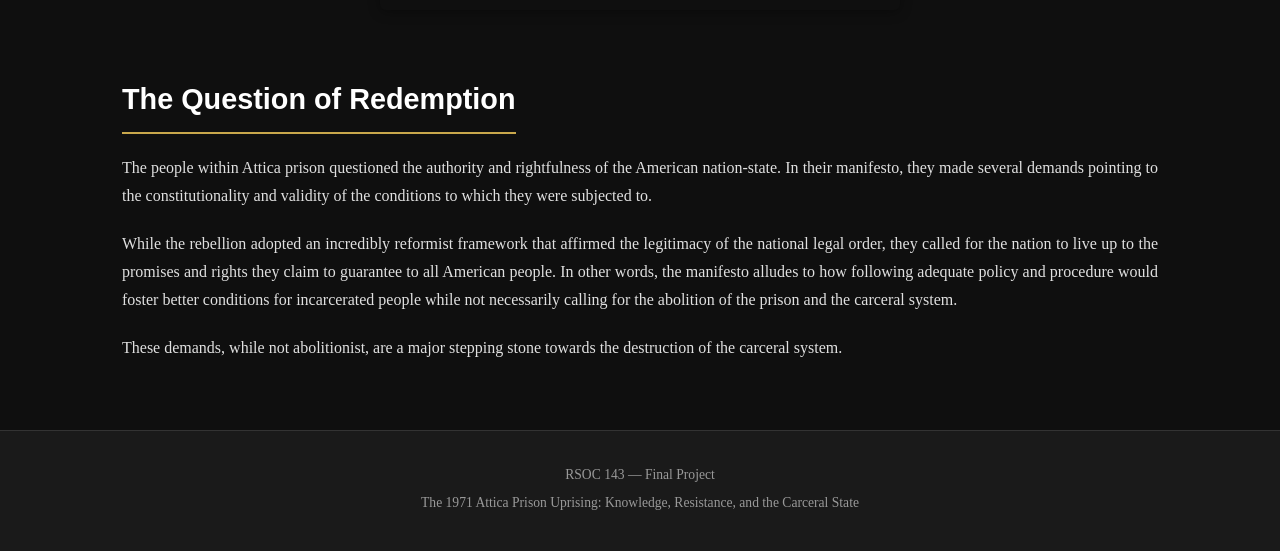
<file: nation.html>
<!DOCTYPE html>
<html lang="en">
<head>
  <meta charset="UTF-8">
  <meta name="viewport" content="width=device-width, initial-scale=1.0">
  <title>Nation — Attica 1971</title>
  <link rel="stylesheet" href="styles.css">
</head>
<body>

  <nav>
    <div class="nav-inner">
      <a href="index.html" class="site-title">Attica</a>
      <button class="hamburger" onclick="document.querySelector('.nav-links').classList.toggle('open')" aria-label="Toggle navigation">
        <span></span><span></span><span></span>
      </button>
      <ul class="nav-links">
        <li><a href="index.html">Home</a></li>
        <li><a href="biography.html">Biography</a></li>
        <li><a href="religion.html">Religion</a></li>
        <li><a href="race.html">Race</a></li>
        <li><a href="nation.html" class="active">Nation</a></li>
        <li><a href="class.html">Class</a></li>
        <li><a href="prison.html">The Prison</a></li>
        <li><a href="sources.html">Sources</a></li>
      </ul>
    </div>
  </nav>

  <header class="page-header">
    <h1>Nation</h1>
    <p class="page-subtitle">
      How did the people of Attica understand the nation-state&mdash;as just, unjust, redeemable, or fundamentally broken?
    </p>
  </header>

  <main class="container">

    <section class="section">
      <h2>Democracy and Freedom</h2>

      <p>
        The Attica uprising placed the American nation-state itself on trial and
        challenged the idea of democracy and freedom that the nation parades.
        The demands articulated by incarcerated people were not simply requests
        for better conditions within the prison, but an explicit critique on
        the values the nation claims to uphold. Within the Attica Liberation
        Faction Manifesto of Demands that the rioters wrote, the incarcerated
        people detail the violation and victimization of their persons.
      </p>

      <p>
        They articulate how they are the embodiment of
        “...the denial of the celebrated due process of law.” They further
        describe that they have been “...murdered, brutalized and framed on
        various criminal charges because [they] seek the rights and privileges
        of all American people.” This call for action is not merely
        targeted towards the Attica prison, but the entirety of the nation and
        its carceral system.
      </p>

    </section>

    <section class="section">
      <h2>Nixon and Rockefeller</h2>

      <p>
        Though Governor Nelson Rockefeller refused to personally negotiate with
        the demands that the imprisoned people were making, he made the decision
        to launch an armed assault against the rebellion. This
        assault resulted in the killing of 29 incarcerated people and 10
        correctional officers and employees. President Nixon
        believed that the armed response from law enforcement would send a
        message to activists.
      </p>

      <p>
        Clearly, the suppression of the rebellion had greater implications for
        the federal government as they believed that this singular Attica
        rebellion was a national threat that could spark other uprisings.
        They worked to conceal what happened in Attica to prevent it from
        inspiring other activists across the nation both in and out of prisons.
        By doing so, there is an implicit acknowledgement of the role of
        prisons within American society and politics.
      </p>

      <p>
        When the incarcerated people in Attica decided to stand against their
        oppression, they contributed to a larger social movement against the
        American government and the hierarchies they uphold.
      </p>

      <p>
        Furthermore, Nixon claimed that public officials could not
        “give in to demands for ransom.” The rhetoric in this
        statement exemplifies the ways in which the pleas of imprisoned people
        to be treated as humans and with dignity become diluted and misconstrued
        as illegitimate and criminal.
      </p>

      <p>
        By refusing to appropriately recognize the demands of the incarcerated
        people, Nixon and Rockefeller were able to obscure the violence that
        the state inflicted onto the imprisoned people and reframe it as a
        rescue mission to retrieve those who were being held hostage.
        Additionally, Nixon’s rhetoric purposely avoids recognizing incarcerated
        people as worthy of making valid claims against the state.
      </p>

    </section>

    <section class="section media-section">
      <div class="video-container">
        <iframe
          src="https://www.youtube.com/embed/3hA-IPT9sWA"
          title="Rockefeller and Nixon Attica conversation"
          frameborder="0"
          allowfullscreen>
        </iframe>
      </div>
    </section>

    <section class="section">
      <h2>The Question of Redemption</h2>

      <p>
        The people within Attica prison questioned the authority and rightfulness
        of the American nation-state. In their manifesto, they made several
        demands pointing to the constitutionality and validity of the conditions
        to which they were subjected to.
      </p>

      <p>
        While the rebellion adopted an incredibly reformist framework that
        affirmed the legitimacy of the national legal order, they called for
        the nation to live up to the promises and rights they claim to guarantee
        to all American people. In other words, the manifesto alludes to how
        following adequate policy and procedure would foster better conditions
        for incarcerated people while not necessarily calling for the abolition
        of the prison and the carceral system.
      </p>

      <p>
        These demands, while not abolitionist, are a major stepping stone
        towards the destruction of the carceral system.
      </p>

    </section>

  </main>

  <footer>
    <p>RSOC 143 &mdash; Final Project</p>
    <p>The 1971 Attica Prison Uprising: Knowledge, Resistance, and the Carceral State</p>
  </footer>

  <script src="main.js" defer></script>
</body>
</html>
</file>
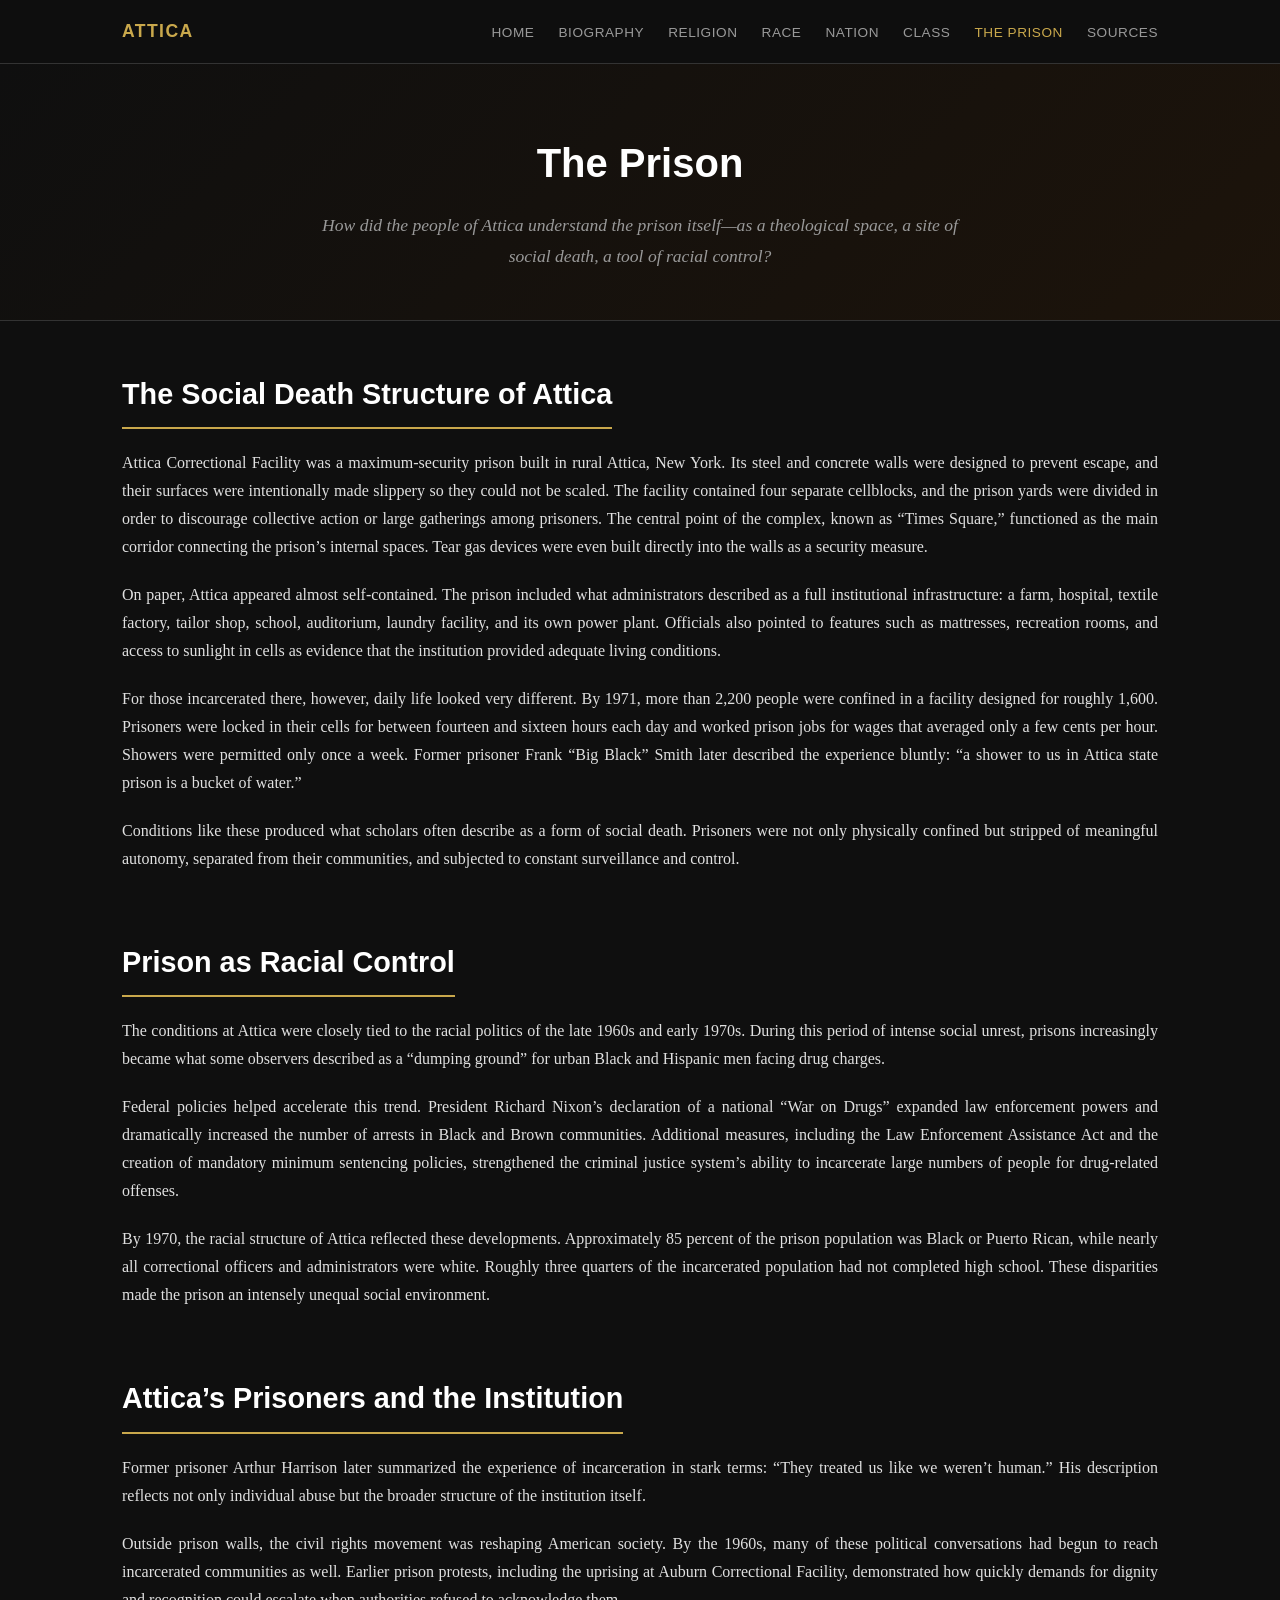
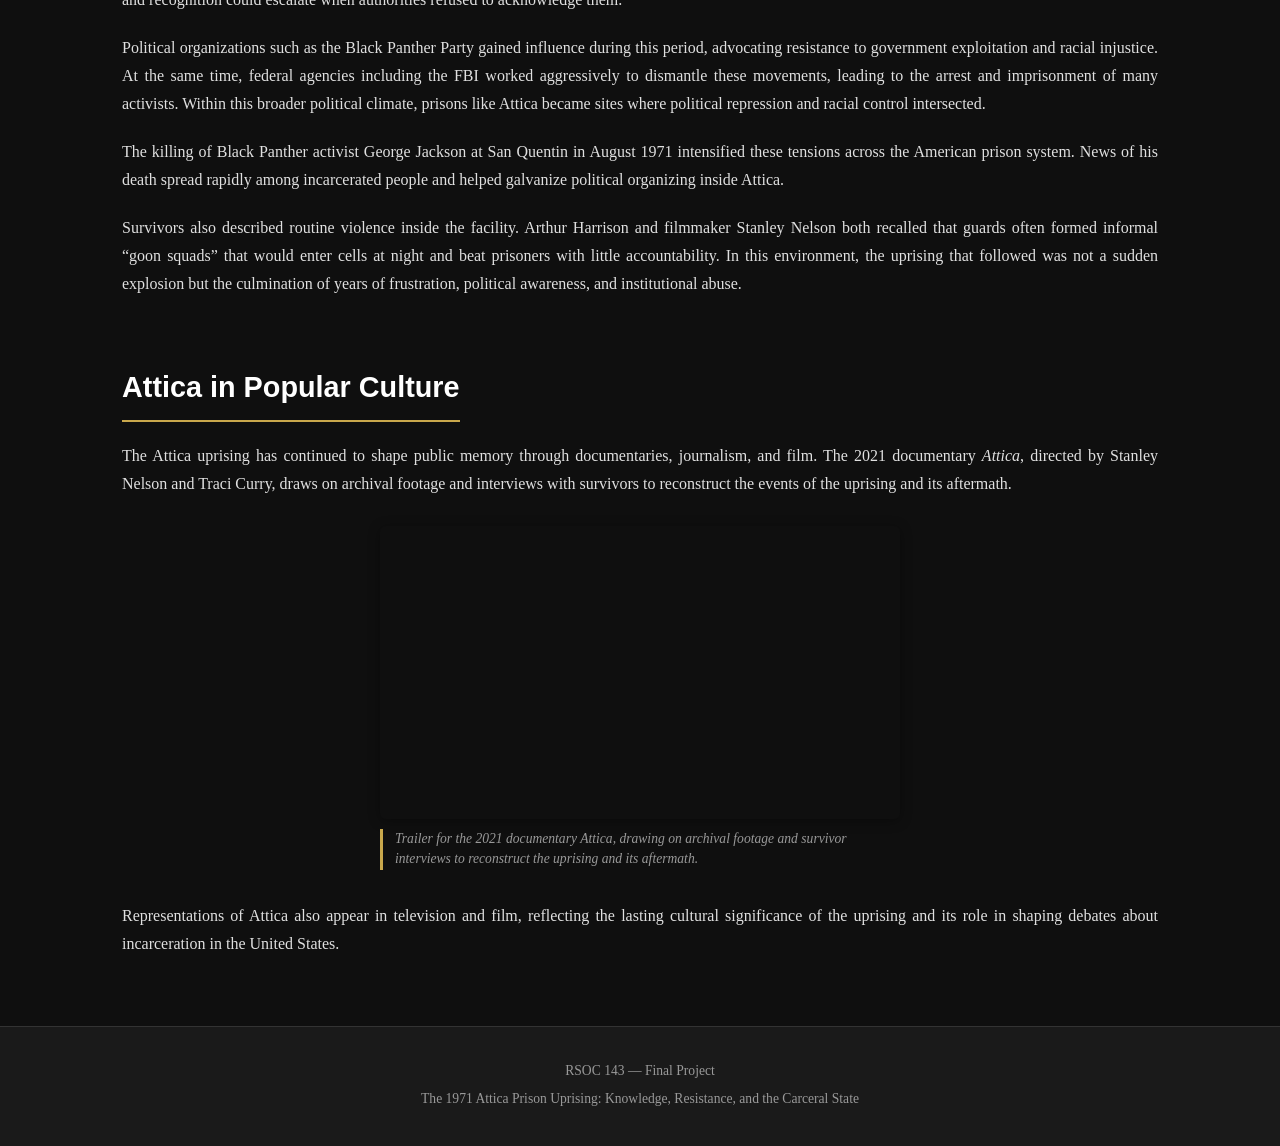
<file: prison.html>
<!DOCTYPE html>
<html lang="en">
<head>
  <meta charset="UTF-8">
  <meta name="viewport" content="width=device-width, initial-scale=1.0">
  <title>The Prison — Attica 1971</title>
  <link rel="stylesheet" href="styles.css">
</head>

<body>

<nav>
  <div class="nav-inner">
    <a href="index.html" class="site-title">Attica</a>

    <button class="hamburger"
      onclick="document.querySelector('.nav-links').classList.toggle('open')"
      aria-label="Toggle navigation">
      <span></span><span></span><span></span>
    </button>

    <ul class="nav-links">
      <li><a href="index.html">Home</a></li>
      <li><a href="biography.html">Biography</a></li>
      <li><a href="religion.html">Religion</a></li>
      <li><a href="race.html">Race</a></li>
      <li><a href="nation.html">Nation</a></li>
      <li><a href="class.html">Class</a></li>
      <li><a href="prison.html" class="active">The Prison</a></li>
      <li><a href="sources.html">Sources</a></li>
    </ul>
  </div>
</nav>

<header class="page-header">
  <h1>The Prison</h1>
  <p class="page-subtitle">
    How did the people of Attica understand the prison itself&mdash;as a theological space,
    a site of social death, a tool of racial control?
  </p>
</header>

<main class="container">

  <section class="section">
    <h2>The Social Death Structure of Attica</h2>
  
    <p>
      Attica Correctional Facility was a maximum-security prison built in rural
      Attica, New York. Its steel and concrete walls were designed to prevent
      escape, and their surfaces were intentionally made slippery so they could
      not be scaled. The facility contained four separate cellblocks, and the
      prison yards were divided in order to discourage collective action or
      large gatherings among prisoners. The central point of the complex,
      known as “Times Square,” functioned as the main corridor connecting the
      prison’s internal spaces. Tear gas devices were even built directly into
      the walls as a security measure.
    </p>
  
    <p>
      On paper, Attica appeared almost self-contained. The prison included
      what administrators described as a full institutional infrastructure:
      a farm, hospital, textile factory, tailor shop, school, auditorium,
      laundry facility, and its own power plant. Officials also pointed to
      features such as mattresses, recreation rooms, and access to sunlight
      in cells as evidence that the institution provided adequate living
      conditions.
    </p>
  
    <p>
      For those incarcerated there, however, daily life looked very different.
      By 1971, more than 2,200 people were confined in a facility designed
      for roughly 1,600. Prisoners were locked in their cells for between
      fourteen and sixteen hours each day and worked prison jobs for wages
      that averaged only a few cents per hour. Showers were permitted only
      once a week. Former prisoner Frank “Big Black” Smith later described
      the experience bluntly: “a shower to us in Attica state prison is a
      bucket of water.”
    </p>
  
    <p>
      Conditions like these produced what scholars often describe as a form
      of social death. Prisoners were not only physically confined but
      stripped of meaningful autonomy, separated from their communities,
      and subjected to constant surveillance and control.
    </p>
  </section>
  
  <section class="section">
    <h2>Prison as Racial Control</h2>
  
    <p>
      The conditions at Attica were closely tied to the racial politics of
      the late 1960s and early 1970s. During this period of intense social
      unrest, prisons increasingly became what some observers described as
      a “dumping ground” for urban Black and Hispanic men facing drug
      charges.
    </p>
  
    <p>
      Federal policies helped accelerate this trend. President Richard
      Nixon’s declaration of a national “War on Drugs” expanded law
      enforcement powers and dramatically increased the number of arrests
      in Black and Brown communities. Additional measures, including the
      Law Enforcement Assistance Act and the creation of mandatory minimum
      sentencing policies, strengthened the criminal justice system’s
      ability to incarcerate large numbers of people for drug-related
      offenses.
    </p>
  
    <p>
      By 1970, the racial structure of Attica reflected these developments.
      Approximately 85 percent of the prison population was Black or Puerto
      Rican, while nearly all correctional officers and administrators were
      white. Roughly three quarters of the incarcerated population had not
      completed high school. These disparities made the prison an intensely
      unequal social environment.
    </p>
  </section>
  
  <section class="section">
    <h2>Attica’s Prisoners and the Institution</h2>
  
    <p>
      Former prisoner Arthur Harrison later summarized the experience of
      incarceration in stark terms: “They treated us like we weren’t human.”
      His description reflects not only individual abuse but the broader
      structure of the institution itself.
    </p>
  
    <p>
      Outside prison walls, the civil rights movement was reshaping American
      society. By the 1960s, many of these political conversations had begun
      to reach incarcerated communities as well. Earlier prison protests,
      including the uprising at Auburn Correctional Facility, demonstrated
      how quickly demands for dignity and recognition could escalate when
      authorities refused to acknowledge them.
    </p>
  
    <p>
      Political organizations such as the Black Panther Party gained
      influence during this period, advocating resistance to government
      exploitation and racial injustice. At the same time, federal agencies
      including the FBI worked aggressively to dismantle these movements,
      leading to the arrest and imprisonment of many activists. Within
      this broader political climate, prisons like Attica became sites
      where political repression and racial control intersected.
    </p>
  
    <p>
      The killing of Black Panther activist George Jackson at San Quentin
      in August 1971 intensified these tensions across the American prison
      system. News of his death spread rapidly among incarcerated people
      and helped galvanize political organizing inside Attica.
    </p>
  
    <p>
      Survivors also described routine violence inside the facility.
      Arthur Harrison and filmmaker Stanley Nelson both recalled that
      guards often formed informal “goon squads” that would enter cells
      at night and beat prisoners with little accountability.
      In this environment, the uprising that followed was not a sudden
      explosion but the culmination of years of frustration, political
      awareness, and institutional abuse.
    </p>
  </section>
  
  <section class="section">
    <h2>Attica in Popular Culture</h2>
  
    <p>
      The Attica uprising has continued to shape public memory through
      documentaries, journalism, and film. The 2021 documentary
      <em>Attica</em>, directed by Stanley Nelson and Traci Curry,
      draws on archival footage and interviews with survivors to
      reconstruct the events of the uprising and its aftermath.
    </p>
  
    <figure class="page-media">
      <div class="video-container">
        <iframe
          src="https://www.youtube.com/embed/aElB8oEfbiU"
          title="Attica Documentary Trailer"
          frameborder="0"
          allowfullscreen>
        </iframe>
      </div>
      <figcaption>
        Trailer for the 2021 documentary <em>Attica</em>, drawing on archival footage and survivor interviews to reconstruct the uprising and its aftermath.
      </figcaption>
    </figure>
  
    <p>
      Representations of Attica also appear in television and film,
      reflecting the lasting cultural significance of the uprising
      and its role in shaping debates about incarceration in the
      United States.
    </p>
  </section>

</main>

<footer>
  <p>RSOC 143 &mdash; Final Project</p>
  <p>The 1971 Attica Prison Uprising: Knowledge, Resistance, and the Carceral State</p>
</footer>

  <script src="main.js" defer></script>
</body>
</html>
</file>
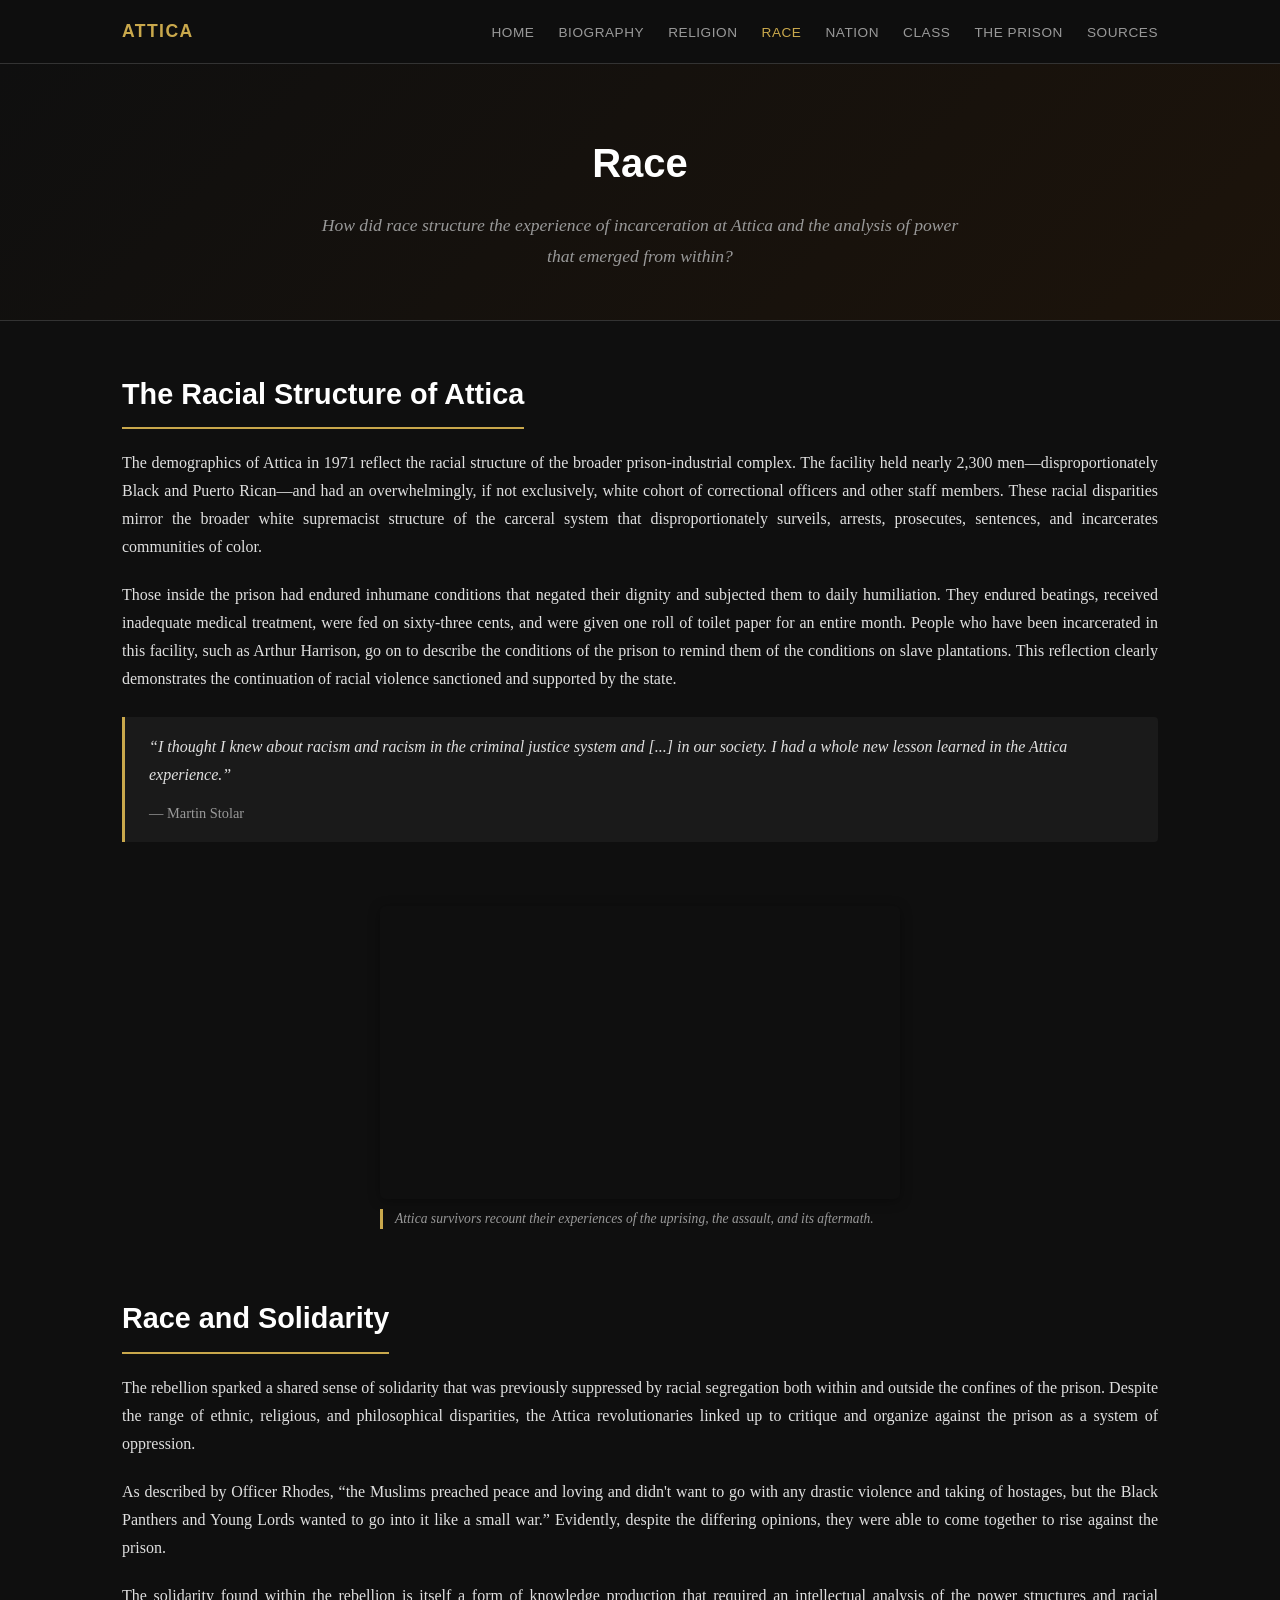
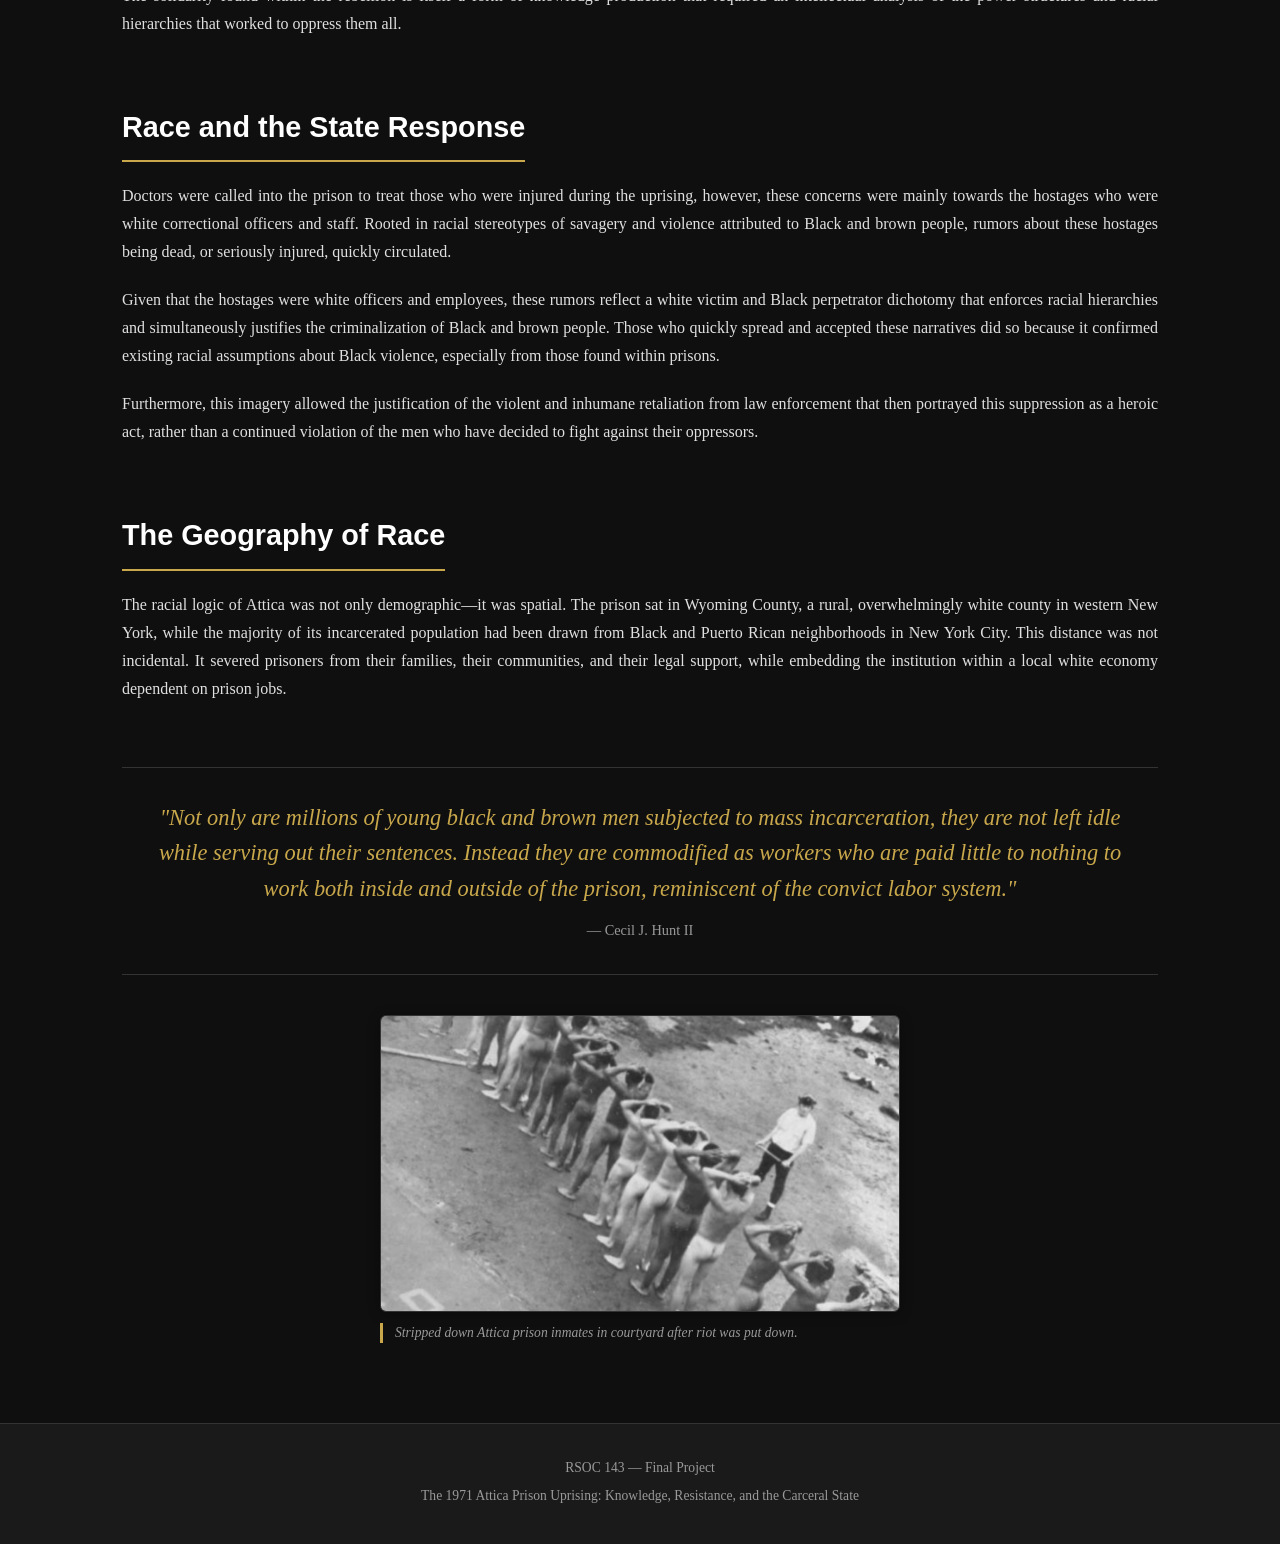
<file: race.html>
<!DOCTYPE html>
<html lang="en">
<head>
  <meta charset="UTF-8">
  <meta name="viewport" content="width=device-width, initial-scale=1.0">
  <title>Race — Attica 1971</title>
  <link rel="stylesheet" href="styles.css">
</head>
<body>

  <nav>
    <div class="nav-inner">
      <a href="index.html" class="site-title">Attica</a>
      <button class="hamburger" onclick="document.querySelector('.nav-links').classList.toggle('open')" aria-label="Toggle navigation">
        <span></span><span></span><span></span>
      </button>
      <ul class="nav-links">
        <li><a href="index.html">Home</a></li>
        <li><a href="biography.html">Biography</a></li>
        <li><a href="religion.html">Religion</a></li>
        <li><a href="race.html" class="active">Race</a></li>
        <li><a href="nation.html">Nation</a></li>
        <li><a href="class.html">Class</a></li>
        <li><a href="prison.html">The Prison</a></li>
        <li><a href="sources.html">Sources</a></li>
      </ul>
    </div>
  </nav>

  <header class="page-header">
    <h1>Race</h1>
    <p class="page-subtitle">
      How did race structure the experience of incarceration at Attica and the analysis of power that emerged from within?
    </p>
  </header>

  <main class="container">

    <section class="section">
      <h2>The Racial Structure of Attica</h2>

      <p>
        The demographics of Attica in 1971 reflect the racial structure of the broader prison-industrial complex.
        The facility held nearly 2,300 men—disproportionately Black and Puerto Rican—and had an overwhelmingly,
        if not exclusively, white cohort of correctional officers and other staff members. These racial disparities
        mirror the broader white supremacist structure of the carceral system that disproportionately surveils,
        arrests, prosecutes, sentences, and incarcerates communities of color.
      </p>

      <p>
        Those inside the prison had endured inhumane conditions that negated their dignity and subjected them to
        daily humiliation. They endured beatings, received inadequate medical treatment, were fed on sixty-three
        cents, and were given one roll of toilet paper for an entire month. People who have been
        incarcerated in this facility, such as Arthur Harrison, go on to describe the conditions of the prison
        to remind them of the conditions on slave plantations. This reflection clearly demonstrates
        the continuation of racial violence sanctioned and supported by the state.
      </p>
      
      <blockquote>
        “I thought I knew about racism and racism in the criminal justice system and [...] in our society.
        I had a whole new lesson learned in the Attica experience.” 
        <cite>&mdash; Martin Stolar</cite>
      </blockquote>
    </section>

    <section class="section media-section">
      <figure class="page-media">
        <div class="video-container">
          <iframe
            src="https://www.youtube.com/embed/P1_juOhI4_E"
            title="Attica survivors describe their experiences"
            frameborder="0"
            allowfullscreen>
          </iframe>
        </div>
        <figcaption>
          Attica survivors recount their experiences of the uprising, the assault, and its aftermath.
        </figcaption>
      </figure>
    </section>

    <section class="section">
      <h2>Race and Solidarity</h2>

      <p>
        The rebellion sparked a shared sense of solidarity that was previously suppressed by racial segregation
        both within and outside the confines of the prison. Despite the range of ethnic, religious,
        and philosophical disparities, the Attica revolutionaries linked up to critique and organize against
        the prison as a system of oppression.
      </p>

      <p>
        As described by Officer Rhodes, “the Muslims preached peace and loving and didn't want to go with any
        drastic violence and taking of hostages, but the Black Panthers and Young Lords wanted to go into it
        like a small war.” Evidently, despite the differing opinions, they were able to come together
        to rise against the prison.
      </p>

      <p>
        The solidarity found within the rebellion is itself a form of knowledge production that required an
        intellectual analysis of the power structures and racial hierarchies that worked to oppress them all.
      </p>
    </section>

    <section class="section">
      <h2>Race and the State Response</h2>

      <p>
        Doctors were called into the prison to treat those who were injured during the uprising, however, these
        concerns were mainly towards the hostages who were white correctional officers and staff. Rooted in racial
        stereotypes of savagery and violence attributed to Black and brown people, rumors about these hostages
        being dead, or seriously injured, quickly circulated.
      </p>

      <p>
        Given that the hostages were white officers and employees, these rumors reflect a white victim and Black
        perpetrator dichotomy that enforces racial hierarchies and simultaneously justifies the criminalization
        of Black and brown people. Those who quickly spread and accepted these narratives did so because it
        confirmed existing racial assumptions about Black violence, especially from those found within prisons.
      </p>

      <p>
        Furthermore, this imagery allowed the justification of the violent and inhumane retaliation from law
        enforcement that then portrayed this suppression as a heroic act, rather than a continued violation of
        the men who have decided to fight against their oppressors.
      </p>
    </section>

    <section class="section">
      <h2>The Geography of Race</h2>
      <p>
        The racial logic of Attica was not only demographic&mdash;it was
        spatial. The prison sat in Wyoming County, a rural, overwhelmingly
        white county in western New York, while the majority of its
        incarcerated population had been drawn from Black and Puerto Rican
        neighborhoods in New York City. This distance was not incidental.
        It severed prisoners from their families, their communities, and
        their legal support, while embedding the institution within a
        local white economy dependent on prison jobs.
      </p>

    </section>

    <div class="pull-quote">
      "Not only are millions of young black and brown men subjected to mass incarceration,
      they are not left idle while serving out their sentences. Instead they are commodified as workers who are paid little to nothing to work both inside and outside of the prison,
      reminiscent of the convict labor system."
      <span class="attribution">&mdash; Cecil J. Hunt II</span>
    </div>
    <section class="section media-section">
      <figure class="page-media">
        <img src="image2.png" alt="Stripped down Attica prison inmates in courtyard after riot was put down">
        <figcaption>
          Stripped down Attica prison inmates in courtyard after riot was put down.
        </figcaption>
      </figure>
    </section>

  </main>

  <footer>
    <p>RSOC 143 &mdash; Final Project</p>
    <p>The 1971 Attica Prison Uprising: Knowledge, Resistance, and the Carceral State</p>
  </footer>

  <script src="main.js"></script>
</body>
</html>
</file>
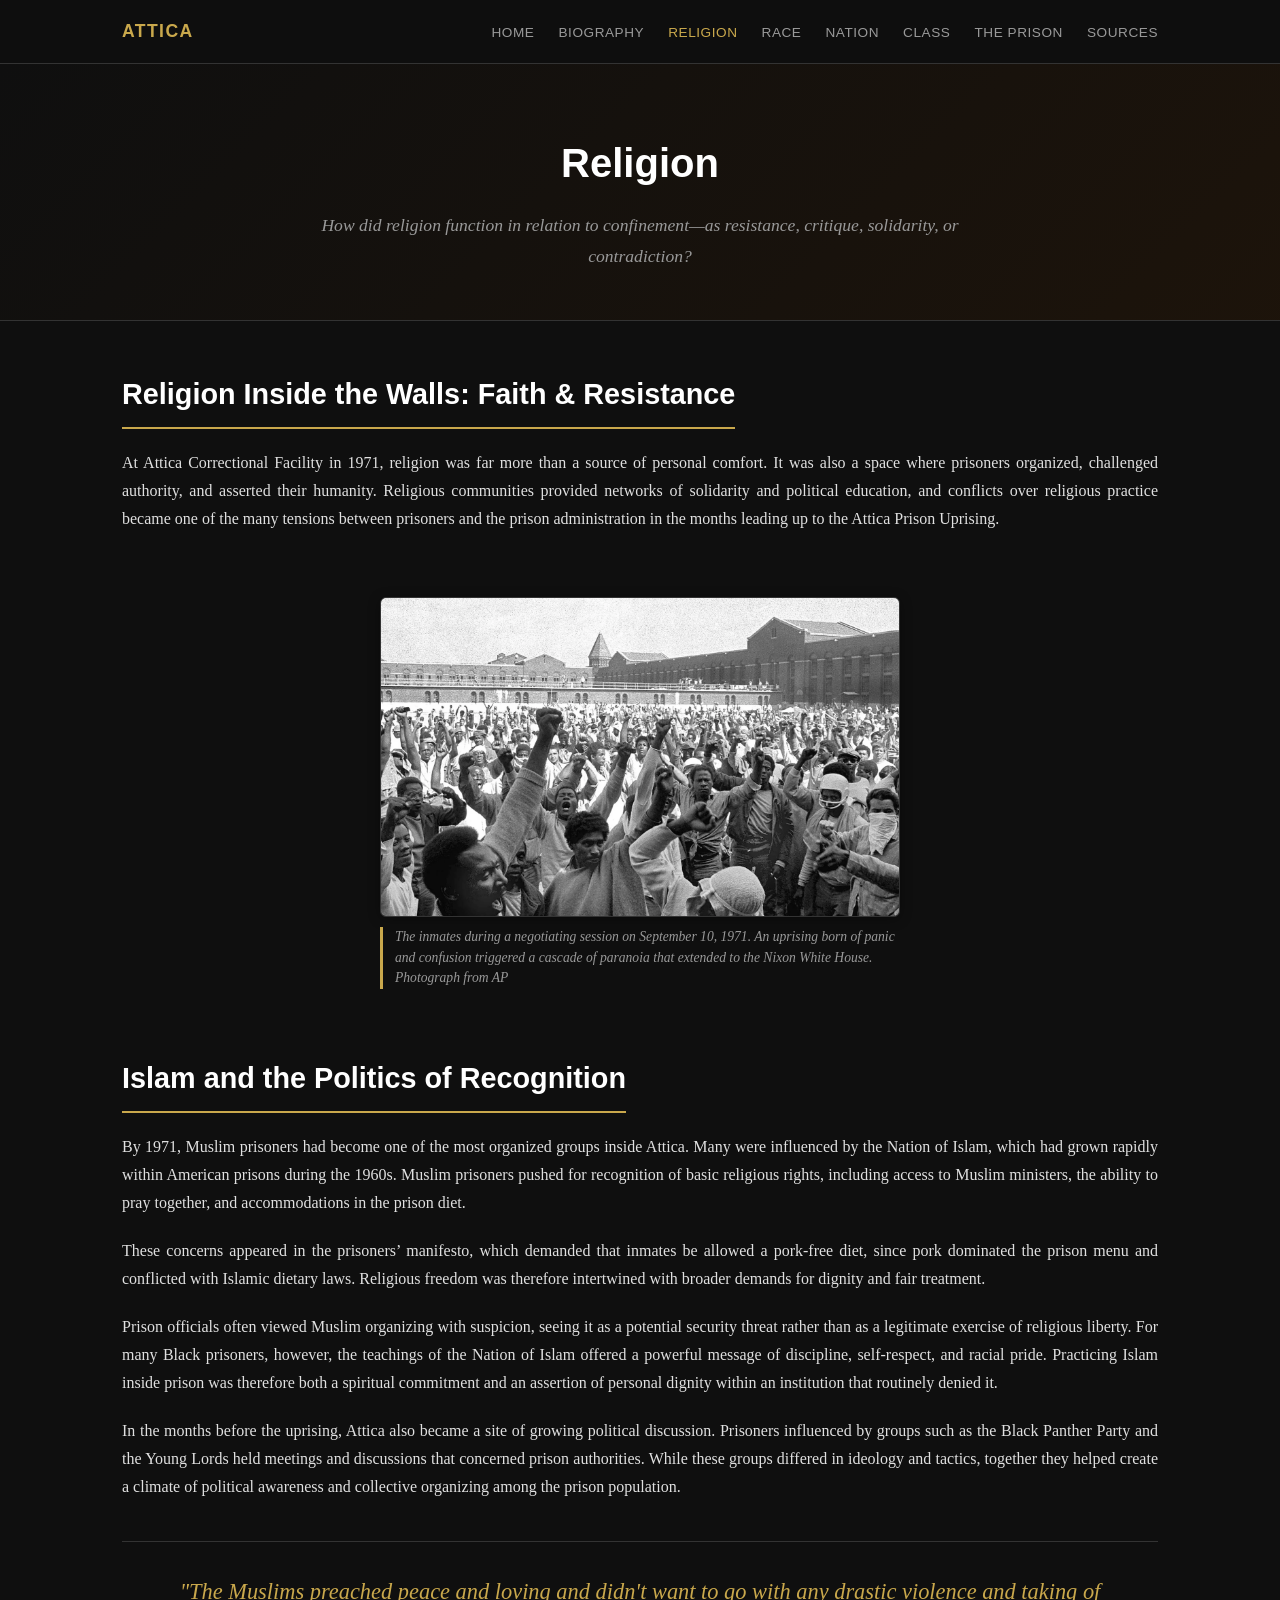
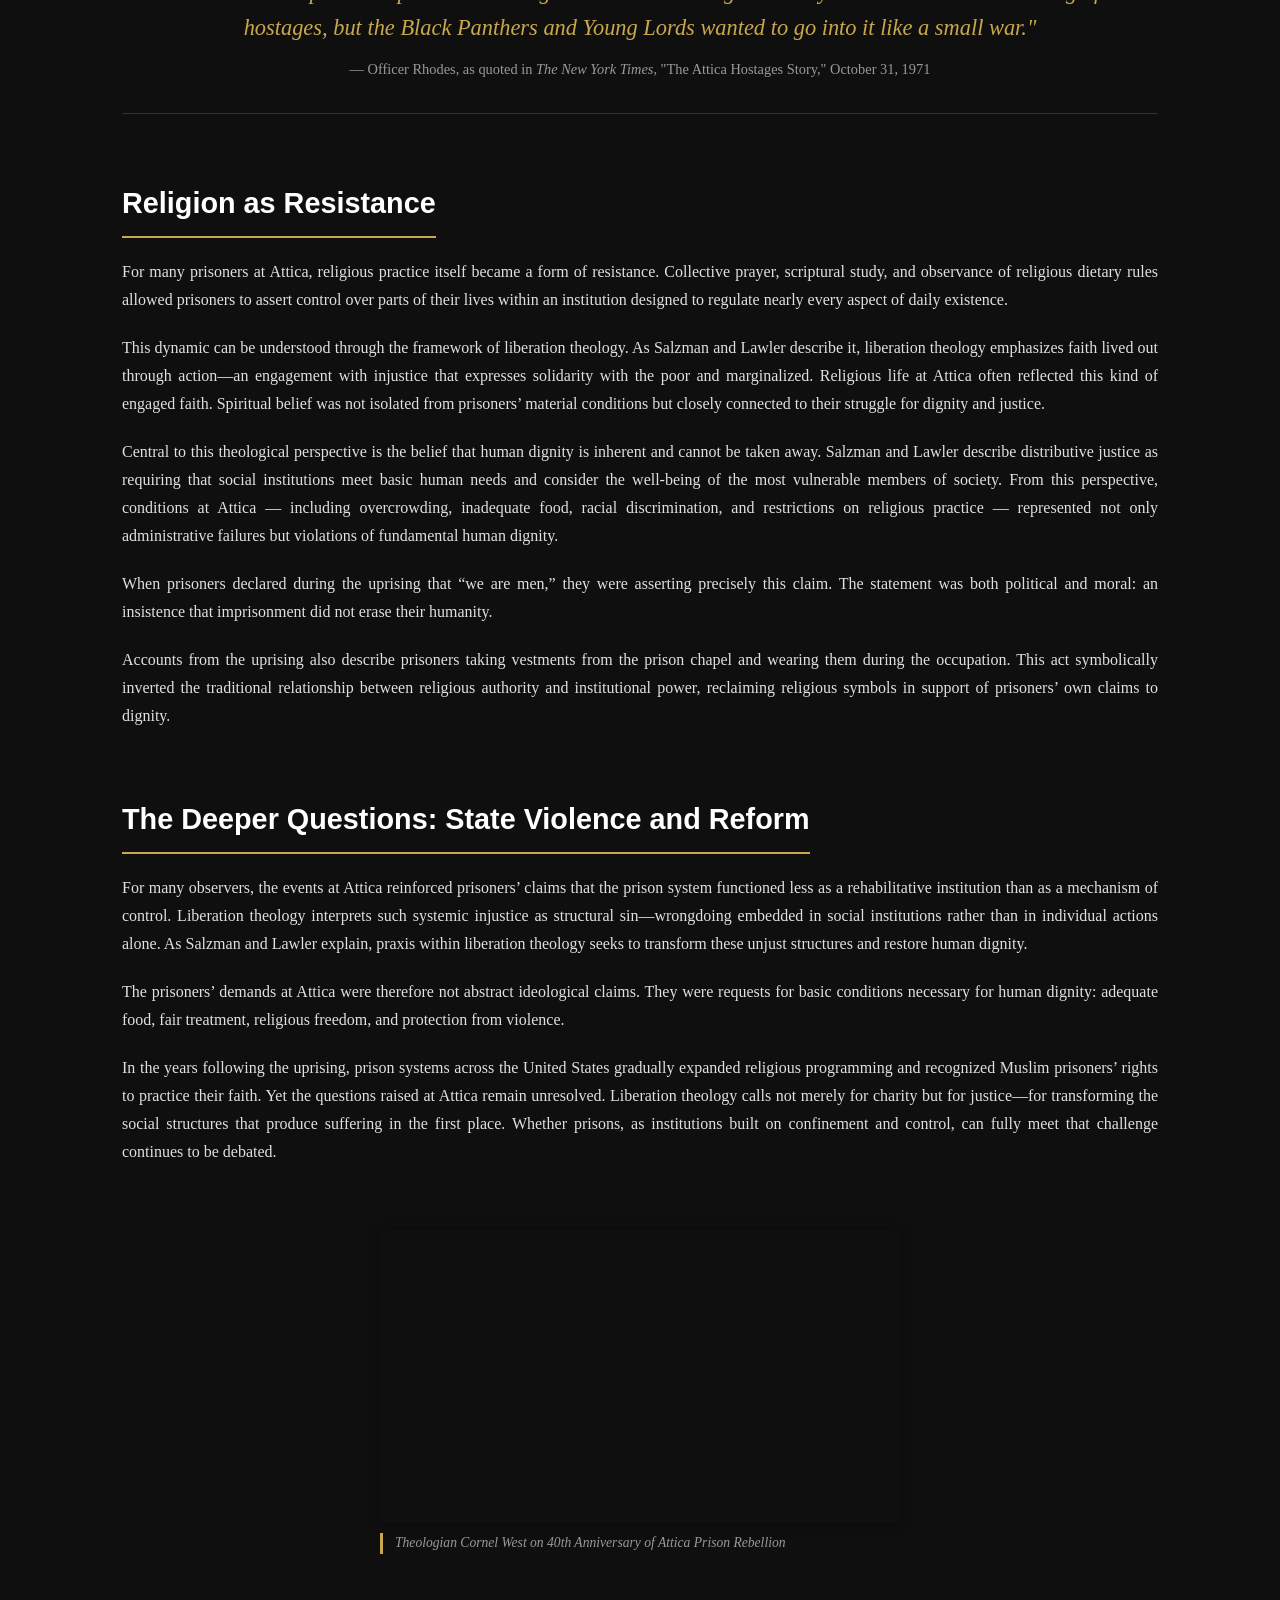
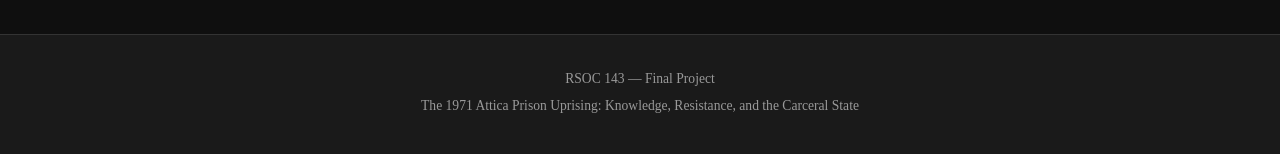
<file: religion.html>
<!DOCTYPE html>
<html lang="en">
<head>
  <meta charset="UTF-8">
  <meta name="viewport" content="width=device-width, initial-scale=1.0">
  <title>Religion — Attica 1971</title>
  <link rel="stylesheet" href="styles.css">
</head>
<body>

  <nav>
    <div class="nav-inner">
      <a href="index.html" class="site-title">Attica</a>
      <button class="hamburger" onclick="document.querySelector('.nav-links').classList.toggle('open')" aria-label="Toggle navigation">
        <span></span><span></span><span></span>
      </button>
      <ul class="nav-links">
        <li><a href="index.html">Home</a></li>
        <li><a href="biography.html">Biography</a></li>
        <li><a href="religion.html" class="active">Religion</a></li>
        <li><a href="race.html">Race</a></li>
        <li><a href="nation.html">Nation</a></li>
        <li><a href="class.html">Class</a></li>
        <li><a href="prison.html">The Prison</a></li>
        <li><a href="sources.html">Sources</a></li>
      </ul>
    </div>
  </nav>

  <header class="page-header">
    <h1>Religion</h1>
    <p class="page-subtitle">
      How did religion function in relation to confinement&mdash;as resistance, critique, solidarity, or contradiction?
    </p>
  </header>

  <main class="container">
  
    <section class="section">
      <h2>Religion Inside the Walls: Faith &amp; Resistance</h2>
  
      <p>
        At Attica Correctional Facility in 1971, religion was far more than a
        source of personal comfort. It was also a space where prisoners organized,
        challenged authority, and asserted their humanity. Religious communities
        provided networks of solidarity and political education, and conflicts
        over religious practice became one of the many tensions between prisoners
        and the prison administration in the months leading up to the Attica
        Prison Uprising.
      </p>
    </section>

        <section class="section media-section">
      <figure class="page-media">
        <img src="image.png" alt="Inmates during a negotiating session at Attica, September 10, 1971">
        <figcaption>
          The inmates during a negotiating session on September 10, 1971. An uprising born of panic and confusion triggered a cascade of paranoia that extended to the Nixon White House. Photograph from AP
        </figcaption>
      </figure>
    </section>
  
    <section class="section">
      <h2>Islam and the Politics of Recognition</h2>
  
      <p>
        By 1971, Muslim prisoners had become one of the most organized groups
        inside Attica. Many were influenced by the Nation of Islam, which had
        grown rapidly within American prisons during the 1960s.
        Muslim prisoners pushed for recognition of basic religious rights,
        including access to Muslim ministers, the ability to pray together,
        and accommodations in the prison diet.
      </p>
  
      <p>
        These concerns appeared in the prisoners’ manifesto, which demanded
        that inmates be allowed a pork-free diet, since pork dominated the
        prison menu and conflicted with Islamic dietary laws.
        Religious freedom was therefore intertwined with broader demands
        for dignity and fair treatment.
      </p>
  
      <p>
        Prison officials often viewed Muslim organizing with suspicion,
        seeing it as a potential security threat rather than as a legitimate
        exercise of religious liberty. For many Black prisoners,
        however, the teachings of the Nation of Islam offered a powerful
        message of discipline, self-respect, and racial pride. Practicing
        Islam inside prison was therefore both a spiritual commitment and
        an assertion of personal dignity within an institution that routinely
        denied it.
      </p>
  
      <p>
        In the months before the uprising, Attica also became a site of
        growing political discussion. Prisoners influenced by groups such as
        the Black Panther Party and the Young Lords held meetings and
        discussions that concerned prison authorities. While
        these groups differed in ideology and tactics, together they helped
        create a climate of political awareness and collective organizing
        among the prison population.
      </p>

      <div class="pull-quote">
        "The Muslims preached peace and loving and didn't want to go with any drastic violence and taking of hostages,
        but the Black Panthers and Young Lords wanted to go into it like a small war."
        <span class="attribution">&mdash; Officer Rhodes, as quoted in <em>The New York Times</em>, "The Attica Hostages Story," October 31, 1971</span>
      </div>
    </section>
  
    <section class="section">
      <h2>Religion as Resistance</h2>
  
      <p>
        For many prisoners at Attica, religious practice itself became a form
        of resistance. Collective prayer, scriptural study, and observance of
        religious dietary rules allowed prisoners to assert control over parts
        of their lives within an institution designed to regulate nearly every
        aspect of daily existence.
      </p>
  
      <p>
        This dynamic can be understood through the framework of liberation
        theology. As Salzman and Lawler describe it, liberation theology
        emphasizes faith lived out through action—an engagement with injustice
        that expresses solidarity with the poor and marginalized.
        Religious life at Attica often reflected this kind of engaged faith.
        Spiritual belief was not isolated from prisoners’ material conditions
        but closely connected to their struggle for dignity and justice.
      </p>
  
      <p>
        Central to this theological perspective is the belief that human dignity
        is inherent and cannot be taken away. Salzman and Lawler describe
        distributive justice as requiring that social institutions meet basic
        human needs and consider the well-being of the most vulnerable members
        of society. From this perspective, conditions at Attica —
        including overcrowding, inadequate food, racial discrimination, and
        restrictions on religious practice — represented not only administrative
        failures but violations of fundamental human dignity.
      </p>
  
      <p>
        When prisoners declared during the uprising that “we are men,” they
        were asserting precisely this claim. The statement was both political
        and moral: an insistence that imprisonment did not erase their humanity.
      </p>
  
      <p>
        Accounts from the uprising also describe prisoners taking vestments
        from the prison chapel and wearing them during the occupation.
        This act symbolically inverted the traditional relationship between
        religious authority and institutional power, reclaiming religious
        symbols in support of prisoners’ own claims to dignity.
      </p>
    </section>
  
    <section class="section">
      <h2>The Deeper Questions: State Violence and Reform</h2>
  
      <p>
        For many observers, the events at Attica reinforced prisoners’ claims
        that the prison system functioned less as a rehabilitative institution
        than as a mechanism of control. Liberation theology interprets such
        systemic injustice as structural sin—wrongdoing embedded in social
        institutions rather than in individual actions alone.
        As Salzman and Lawler explain, praxis within liberation theology seeks
        to transform these unjust structures and restore human dignity.
      </p>
  
      <p>
        The prisoners’ demands at Attica were therefore not abstract ideological
        claims. They were requests for basic conditions necessary for human
        dignity: adequate food, fair treatment, religious freedom, and
        protection from violence.
      </p>
  
      <p>
        In the years following the uprising, prison systems across the United
        States gradually expanded religious programming and recognized Muslim
        prisoners’ rights to practice their faith. Yet the questions raised at
        Attica remain unresolved. Liberation theology calls not merely for
        charity but for justice—for transforming the social structures that
        produce suffering in the first place. Whether prisons, as
        institutions built on confinement and control, can fully meet that
        challenge continues to be debated.
      </p>
    </section>
  
    <section class="section media-section">
      <figure class="page-media">
        <div class="video-container">
          <iframe
            src="https://www.youtube.com/embed/qbfjlFCJApA"
            title="Attica Documentary Clip"
            frameborder="0"
            allowfullscreen>
          </iframe>
        </div>
        <figcaption>
          Theologian Cornel West on 40th Anniversary of Attica Prison Rebellion
        </figcaption>
      </figure>
    </section>
  
  </main>

  <footer>
    <p>RSOC 143 &mdash; Final Project</p>
    <p>The 1971 Attica Prison Uprising: Knowledge, Resistance, and the Carceral State</p>
  </footer>

  <script src="main.js" defer></script>
</body>
</html>
</file>
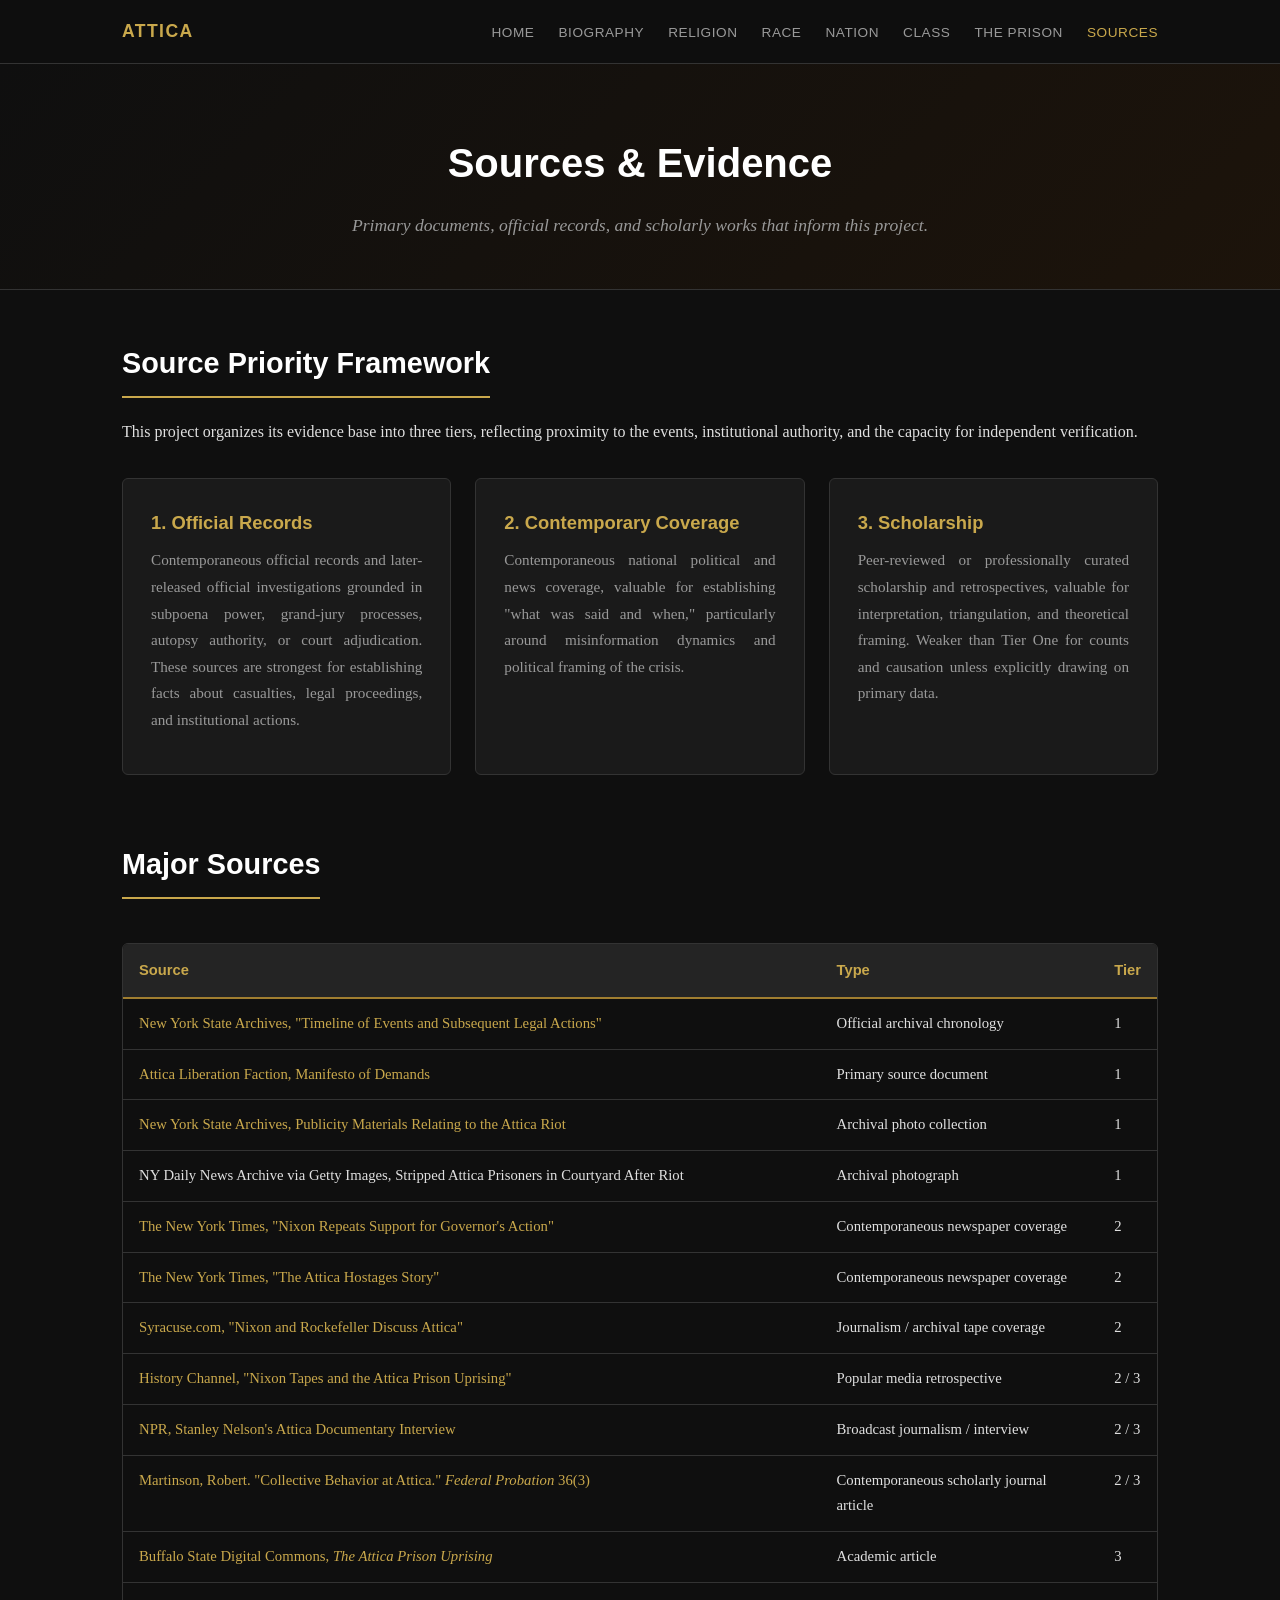
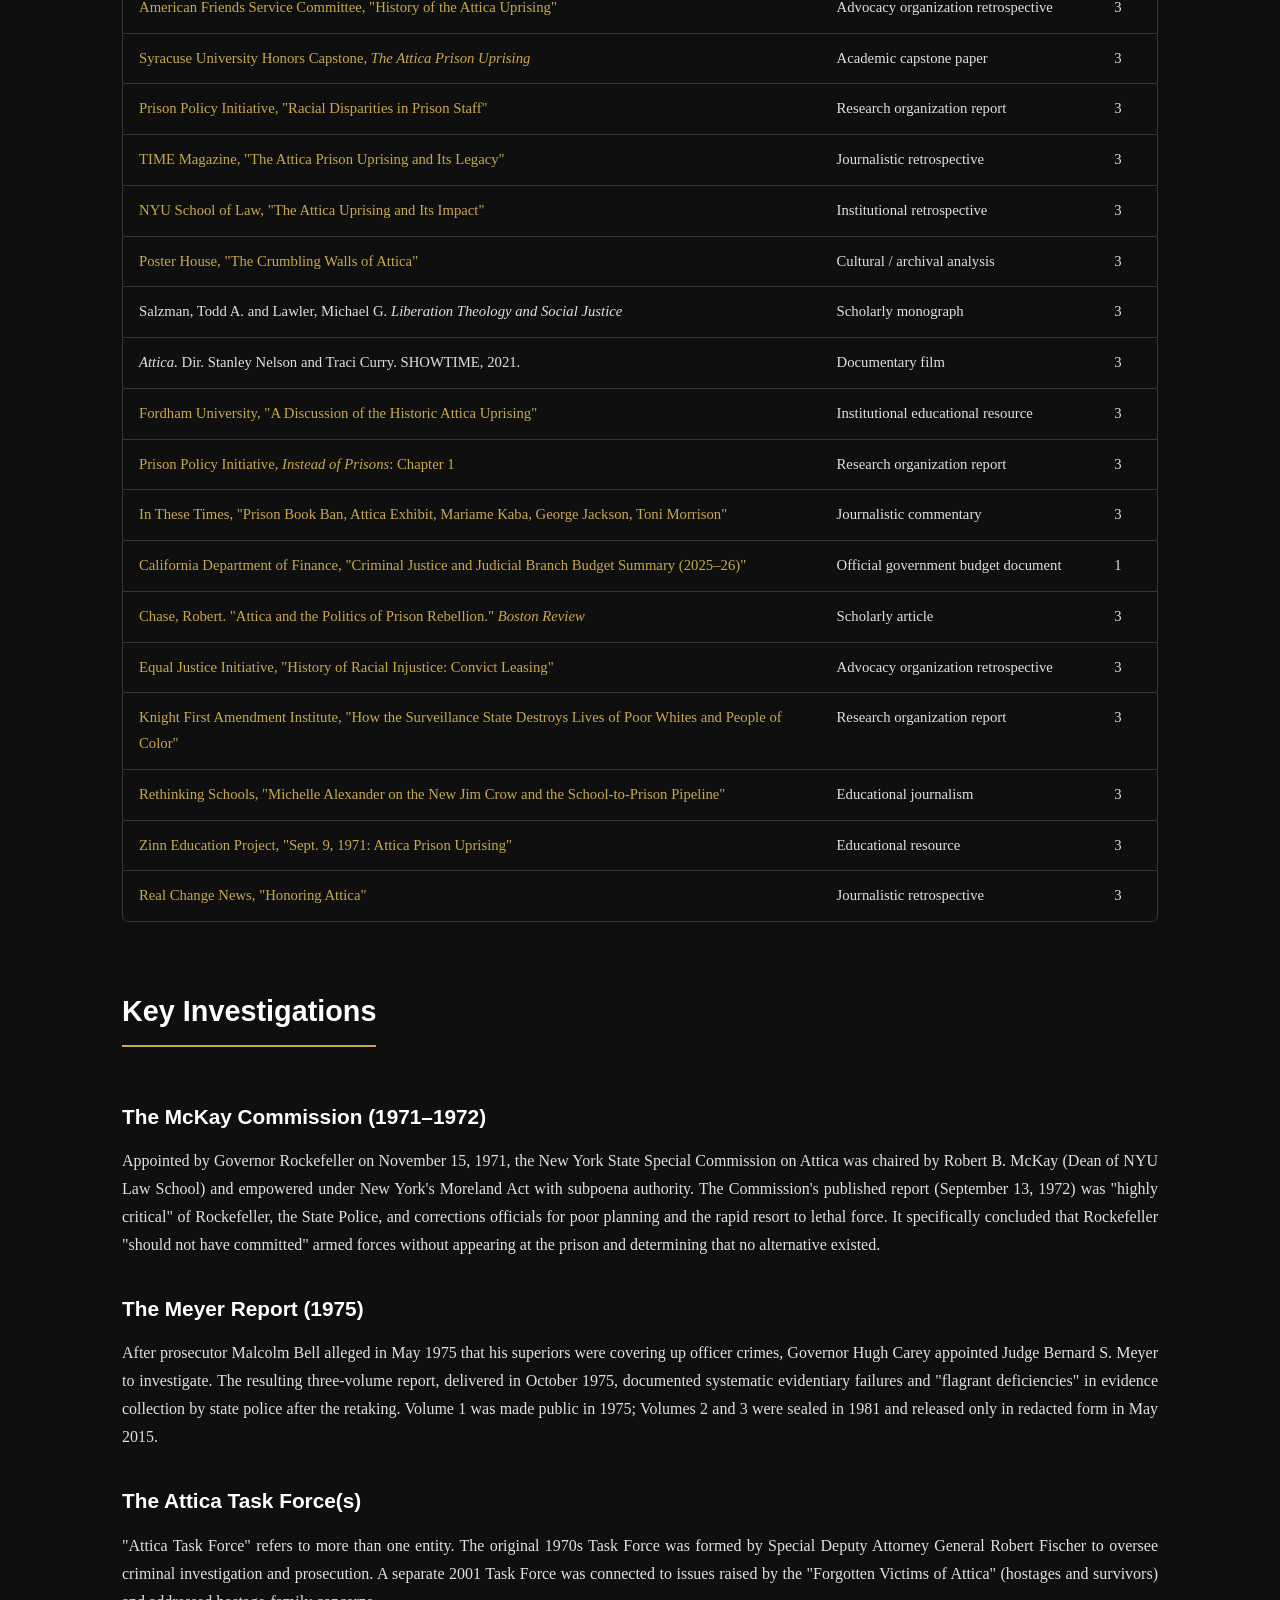
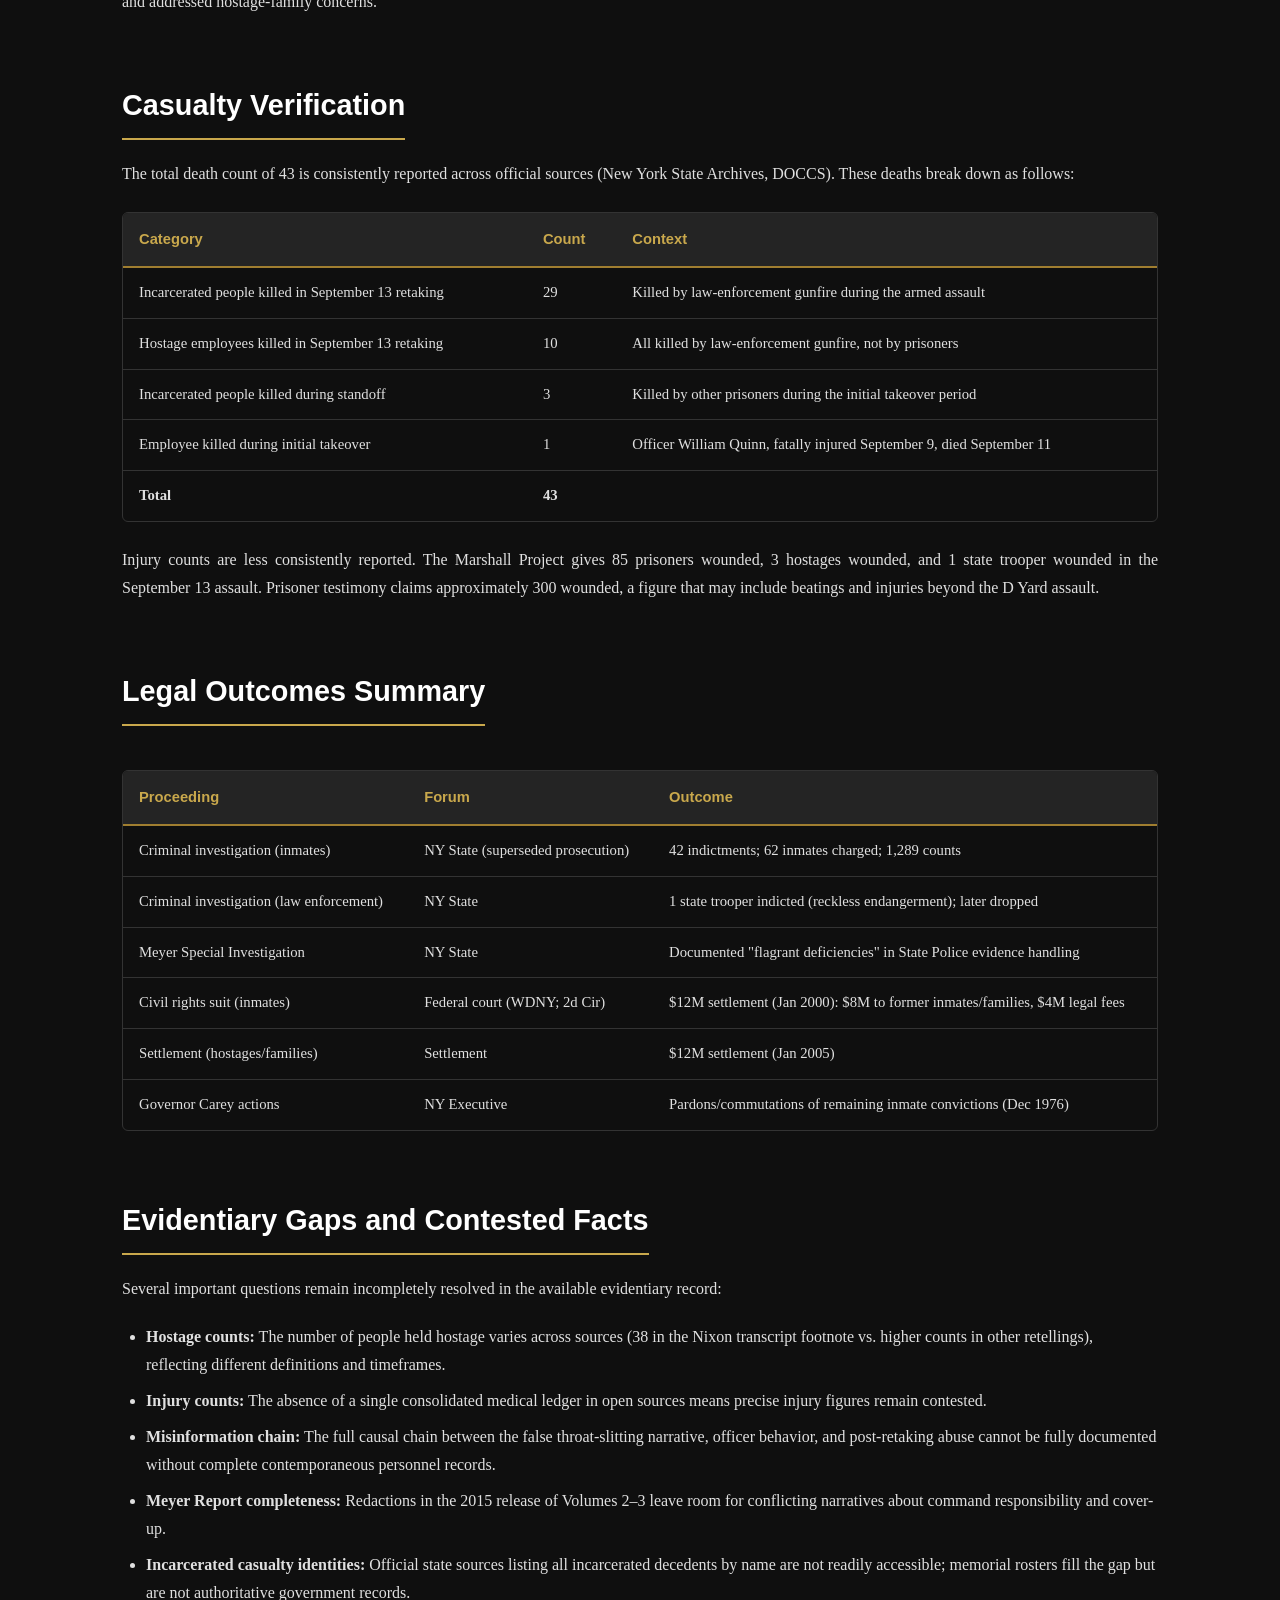
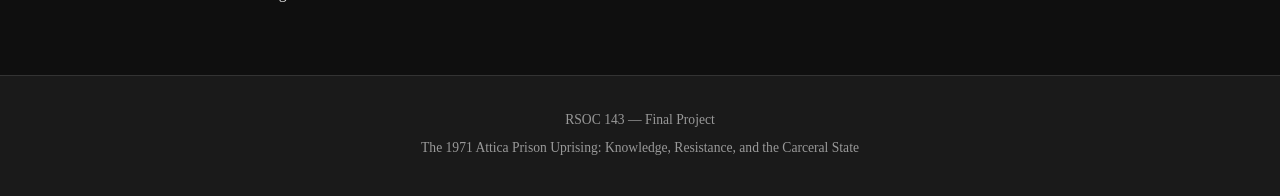
<file: sources.html>
<!DOCTYPE html>
<html lang="en">
<head>
  <meta charset="UTF-8">
  <meta name="viewport" content="width=device-width, initial-scale=1.0">
  <title>Sources — Attica 1971</title>
  <link rel="stylesheet" href="styles.css">
</head>
<body>

  <nav>
    <div class="nav-inner">
      <a href="index.html" class="site-title">Attica</a>
      <button class="hamburger" onclick="document.querySelector('.nav-links').classList.toggle('open')" aria-label="Toggle navigation">
        <span></span><span></span><span></span>
      </button>
      <ul class="nav-links">
        <li><a href="index.html">Home</a></li>
        <li><a href="biography.html">Biography</a></li>
        <li><a href="religion.html">Religion</a></li>
        <li><a href="race.html">Race</a></li>
        <li><a href="nation.html">Nation</a></li>
        <li><a href="class.html">Class</a></li>
        <li><a href="prison.html">The Prison</a></li>
        <li><a href="sources.html" class="active">Sources</a></li>
      </ul>
    </div>
  </nav>

  <header class="page-header">
    <h1>Sources &amp; Evidence</h1>
    <p class="page-subtitle">
      Primary documents, official records, and scholarly works that inform this project.
    </p>
  </header>

  <main class="container">

    <section class="section">
      <h2>Source Priority Framework</h2>
      <p>
        This project organizes its evidence base into three tiers, reflecting
        proximity to the events, institutional authority, and the capacity for
        independent verification.
      </p>

      <div class="card-grid">
        <div class="card">
          <h3>1. Official Records</h3>
          <p>
            Contemporaneous official records and later-released official
            investigations grounded in subpoena power, grand-jury processes,
            autopsy authority, or court adjudication. These sources are
            strongest for establishing facts about casualties, legal
            proceedings, and institutional actions.
          </p>
        </div>
        <div class="card">
          <h3>2. Contemporary Coverage</h3>
          <p>
            Contemporaneous national political and news coverage, valuable
            for establishing "what was said and when," particularly around
            misinformation dynamics and political framing of the crisis.
          </p>
        </div>
        <div class="card">
          <h3>3. Scholarship</h3>
          <p>
            Peer-reviewed or professionally curated scholarship and
            retrospectives, valuable for interpretation, triangulation,
            and theoretical framing. Weaker than Tier One for counts and
            causation unless explicitly drawing on primary data.
          </p>
        </div>
      </div>
    </section>

    <section class="section">
      <h2>Major Sources</h2>

      <div class="table-wrapper">
        <table>
          <thead>
            <tr>
              <th>Source</th>
              <th>Type</th>
              <th>Tier</th>
            </tr>
          </thead>
          <tbody>
            <tr>
              <td><a href="https://www.archives.nysed.gov/research/topic-attica-timeline" target="_blank">New York State Archives, "Timeline of Events and Subsequent Legal Actions"</a></td>
              <td>Official archival chronology</td>
              <td>1</td>
            </tr>
            <tr>
              <td><a href="https://doi.org/10.1177/0306396811414338" target="_blank">Attica Liberation Faction, Manifesto of Demands</a></td>
              <td>Primary source document</td>
              <td>1</td>
            </tr>
            <tr>
              <td><a href="https://digitalcollections.archives.nysed.gov/index.php/Detail/objects/47508" target="_blank">New York State Archives, Publicity Materials Relating to the Attica Riot</a></td>
              <td>Archival photo collection</td>
              <td>1</td>
            </tr>
            <tr>
              <td>NY Daily News Archive via Getty Images, Stripped Attica Prisoners in Courtyard After Riot</td>
              <td>Archival photograph</td>
              <td>1</td>
            </tr>
            <tr>
              <td><a href="https://www.nytimes.com/1971/09/17/archives/nixon-repeats-support-for-governors-action.html" target="_blank">The New York Times, "Nixon Repeats Support for Governor's Action"</a></td>
              <td>Contemporaneous newspaper coverage</td>
              <td>2</td>
            </tr>
            <tr>
              <td><a href="https://www.nytimes.com/1971/10/31/archives/attica-the-hostages-story-the-attica-hostages-story.html" target="_blank">The New York Times, "The Attica Hostages Story"</a></td>
              <td>Contemporaneous newspaper coverage</td>
              <td>2</td>
            </tr>
            <tr>
              <td><a href="https://www.syracuse.com/news/2011/09/nixon_rockefeller_discuss_atti.html" target="_blank">Syracuse.com, "Nixon and Rockefeller Discuss Attica"</a></td>
              <td>Journalism / archival tape coverage</td>
              <td>2</td>
            </tr>
            <tr>
              <td><a href="https://www.history.com/articles/nixon-tapes-attica-prison-uprising" target="_blank">History Channel, "Nixon Tapes and the Attica Prison Uprising"</a></td>
              <td>Popular media retrospective</td>
              <td>2 / 3</td>
            </tr>
            <tr>
              <td><a href="https://www.npr.org/2021/10/27/1049295683/attica-prison-documentary-stanley-nelson" target="_blank">NPR, Stanley Nelson's Attica Documentary Interview</a></td>
              <td>Broadcast journalism / interview</td>
              <td>2 / 3</td>
            </tr>
            <tr>
              <td><a href="https://heinonline.org/HOL/P?h=hein.journals/fedpro36&amp;i=173" target="_blank">Martinson, Robert. "Collective Behavior at Attica." <em>Federal Probation</em> 36(3)</a></td>
              <td>Contemporaneous scholarly journal article</td>
              <td>2 / 3</td>
            </tr>
            <tr>
              <td><a href="https://digitalcommons.buffalostate.edu/cgi/viewcontent.cgi?article=1000&amp;context=exposition" target="_blank">Buffalo State Digital Commons, <em>The Attica Prison Uprising</em></a></td>
              <td>Academic article</td>
              <td>3</td>
            </tr>
            <tr>
              <td><a href="https://afsc.org/newsroom/history-attica-uprising" target="_blank">American Friends Service Committee, "History of the Attica Uprising"</a></td>
              <td>Advocacy organization retrospective</td>
              <td>3</td>
            </tr>
            <tr>
              <td><a href="https://surface.syr.edu/cgi/viewcontent.cgi?article=2738&amp;context=honors_capstone" target="_blank">Syracuse University Honors Capstone, <em>The Attica Prison Uprising</em></a></td>
              <td>Academic capstone paper</td>
              <td>3</td>
            </tr>
            <tr>
              <td><a href="https://www.prisonpolicy.org/blog/2015/07/10/staff_disparities/" target="_blank">Prison Policy Initiative, "Racial Disparities in Prison Staff"</a></td>
              <td>Research organization report</td>
              <td>3</td>
            </tr>
            <tr>
              <td><a href="https://time.com/6094884/attica-anniversary-prisoners-protest/" target="_blank">TIME Magazine, "The Attica Prison Uprising and Its Legacy"</a></td>
              <td>Journalistic retrospective</td>
              <td>3</td>
            </tr>
            <tr>
              <td><a href="https://www.law.nyu.edu/news/attica-uprising-anniversary-impact-robert-mckay-alumni" target="_blank">NYU School of Law, "The Attica Uprising and Its Impact"</a></td>
              <td>Institutional retrospective</td>
              <td>3</td>
            </tr>
            <tr>
              <td><a href="https://posterhouse.org/blog/the-crumbling-walls-of-attica/" target="_blank">Poster House, "The Crumbling Walls of Attica"</a></td>
              <td>Cultural / archival analysis</td>
              <td>3</td>
            </tr>
            <tr>
              <td>Salzman, Todd A. and Lawler, Michael G. <em>Liberation Theology and Social Justice</em></td>
              <td>Scholarly monograph</td>
              <td>3</td>
            </tr>
            <tr>
              <td><em>Attica.</em> Dir. Stanley Nelson and Traci Curry. SHOWTIME, 2021.</td>
              <td>Documentary film</td>
              <td>3</td>
            </tr>
            <tr>
              <td><a href="https://now.fordham.edu/law/attica/" target="_blank">Fordham University, "A Discussion of the Historic Attica Uprising"</a></td>
              <td>Institutional educational resource</td>
              <td>3</td>
            </tr>
            <tr>
              <td><a href="https://www.prisonpolicy.org/scans/instead_of_prisons/chapter1.shtml" target="_blank">Prison Policy Initiative, <em>Instead of Prisons</em>: Chapter 1</a></td>
              <td>Research organization report</td>
              <td>3</td>
            </tr>
            <tr>
              <td><a href="https://inthesetimes.com/article/prison-book-ban-attica-exhibit-mariame-kaba-george-jackson-toni-morrison" target="_blank">In These Times, "Prison Book Ban, Attica Exhibit, Mariame Kaba, George Jackson, Toni Morrison"</a></td>
              <td>Journalistic commentary</td>
              <td>3</td>
            </tr>
            <tr>
              <td><a href="https://ebudget.ca.gov/2025-26/pdf/Revised/BudgetSummary/CriminalJusticeandJudicialBranch.pdf" target="_blank">California Department of Finance, "Criminal Justice and Judicial Branch Budget Summary (2025&ndash;26)"</a></td>
              <td>Official government budget document</td>
              <td>1</td>
            </tr>
            <tr>
              <td><a href="https://www.bostonreview.net/articles/robert-chase-attica/" target="_blank">Chase, Robert. "Attica and the Politics of Prison Rebellion." <em>Boston Review</em></a></td>
              <td>Scholarly article</td>
              <td>3</td>
            </tr>
            <tr>
              <td><a href="https://eji.org/news/history-racial-injustice-convict-leasing/" target="_blank">Equal Justice Initiative, "History of Racial Injustice: Convict Leasing"</a></td>
              <td>Advocacy organization retrospective</td>
              <td>3</td>
            </tr>
            <tr>
              <td><a href="https://knightcolumbia.org/content/how-surveillance-state-destroys-lives-poor-whites-and-people-color" target="_blank">Knight First Amendment Institute, "How the Surveillance State Destroys Lives of Poor Whites and People of Color"</a></td>
              <td>Research organization report</td>
              <td>3</td>
            </tr>
            <tr>
              <td><a href="https://rethinkingschools.org/2011/12/20/michelle-alexander-on-the-new-jim-crow-and-the-school-to-prison-pipeline/" target="_blank">Rethinking Schools, "Michelle Alexander on the New Jim Crow and the School-to-Prison Pipeline"</a></td>
              <td>Educational journalism</td>
              <td>3</td>
            </tr>
            <tr>
              <td><a href="https://www.zinnedproject.org/news/tdih/attica-prison-uprising/" target="_blank">Zinn Education Project, "Sept. 9, 1971: Attica Prison Uprising"</a></td>
              <td>Educational resource</td>
              <td>3</td>
            </tr>
            <tr>
              <td><a href="https://www.realchangenews.org/news/2020/09/09/honoring-attica" target="_blank">Real Change News, "Honoring Attica"</a></td>
              <td>Journalistic retrospective</td>
              <td>3</td>
            </tr>
          </tbody>
        </table>
      </div>
    </section>

    <section class="section">
      <h2>Key Investigations</h2>

      <h3>The McKay Commission (1971&ndash;1972)</h3>
      <p>
        Appointed by Governor Rockefeller on November 15, 1971, the New York
        State Special Commission on Attica was chaired by Robert B. McKay (Dean
        of NYU Law School) and empowered under New York's Moreland Act with
        subpoena authority. The Commission's published report (September 13,
        1972) was "highly critical" of Rockefeller, the State Police, and
        corrections officials for poor planning and the rapid resort to lethal
        force. It specifically concluded that Rockefeller "should not have
        committed" armed forces without appearing at the prison and determining
        that no alternative existed.
      </p>

      <h3>The Meyer Report (1975)</h3>
      <p>
        After prosecutor Malcolm Bell alleged in May 1975 that his superiors were
        covering up officer crimes, Governor Hugh Carey appointed Judge Bernard
        S. Meyer to investigate. The resulting three-volume report, delivered in
        October 1975, documented systematic evidentiary failures and "flagrant
        deficiencies" in evidence collection by state police after the retaking.
        Volume 1 was made public in 1975; Volumes 2 and 3 were sealed in 1981
        and released only in redacted form in May 2015.
      </p>

      <h3>The Attica Task Force(s)</h3>
      <p>
        "Attica Task Force" refers to more than one entity. The original
        1970s Task Force was formed by Special Deputy Attorney General Robert
        Fischer to oversee criminal investigation and prosecution. A separate
        2001 Task Force was connected to issues raised by the "Forgotten Victims
        of Attica" (hostages and survivors) and addressed hostage-family
        concerns.
      </p>
    </section>

    <section class="section">
      <h2>Casualty Verification</h2>
      <p>
        The total death count of 43 is consistently reported across official
        sources (New York State Archives, DOCCS). These deaths break down as
        follows:
      </p>

      <div class="table-wrapper">
        <table>
          <thead>
            <tr>
              <th>Category</th>
              <th>Count</th>
              <th>Context</th>
            </tr>
          </thead>
          <tbody>
            <tr>
              <td>Incarcerated people killed in September 13 retaking</td>
              <td>29</td>
              <td>Killed by law-enforcement gunfire during the armed assault</td>
            </tr>
            <tr>
              <td>Hostage employees killed in September 13 retaking</td>
              <td>10</td>
              <td>All killed by law-enforcement gunfire, not by prisoners</td>
            </tr>
            <tr>
              <td>Incarcerated people killed during standoff</td>
              <td>3</td>
              <td>Killed by other prisoners during the initial takeover period</td>
            </tr>
            <tr>
              <td>Employee killed during initial takeover</td>
              <td>1</td>
              <td>Officer William Quinn, fatally injured September 9, died September 11</td>
            </tr>
            <tr>
              <td><strong>Total</strong></td>
              <td><strong>43</strong></td>
              <td></td>
            </tr>
          </tbody>
        </table>
      </div>

      <p>
        Injury counts are less consistently reported. The Marshall Project gives
        85 prisoners wounded, 3 hostages wounded, and 1 state trooper wounded
        in the September 13 assault. Prisoner testimony claims approximately
        300 wounded, a figure that may include beatings and injuries beyond
        the D Yard assault.
      </p>
    </section>

    <section class="section">
      <h2>Legal Outcomes Summary</h2>

      <div class="table-wrapper">
        <table>
          <thead>
            <tr>
              <th>Proceeding</th>
              <th>Forum</th>
              <th>Outcome</th>
            </tr>
          </thead>
          <tbody>
            <tr>
              <td>Criminal investigation (inmates)</td>
              <td>NY State (superseded prosecution)</td>
              <td>42 indictments; 62 inmates charged; 1,289 counts</td>
            </tr>
            <tr>
              <td>Criminal investigation (law enforcement)</td>
              <td>NY State</td>
              <td>1 state trooper indicted (reckless endangerment); later dropped</td>
            </tr>
            <tr>
              <td>Meyer Special Investigation</td>
              <td>NY State</td>
              <td>Documented "flagrant deficiencies" in State Police evidence handling</td>
            </tr>
            <tr>
              <td>Civil rights suit (inmates)</td>
              <td>Federal court (WDNY; 2d Cir)</td>
              <td>$12M settlement (Jan 2000): $8M to former inmates/families, $4M legal fees</td>
            </tr>
            <tr>
              <td>Settlement (hostages/families)</td>
              <td>Settlement</td>
              <td>$12M settlement (Jan 2005)</td>
            </tr>
            <tr>
              <td>Governor Carey actions</td>
              <td>NY Executive</td>
              <td>Pardons/commutations of remaining inmate convictions (Dec 1976)</td>
            </tr>
          </tbody>
        </table>
      </div>
    </section>

    <section class="section">
      <h2>Evidentiary Gaps and Contested Facts</h2>
      <p>
        Several important questions remain incompletely resolved in the
        available evidentiary record:
      </p>
      <ul>
        <li>
          <strong>Hostage counts:</strong> The number of people held hostage
          varies across sources (38 in the Nixon transcript footnote vs.
          higher counts in other retellings), reflecting different definitions
          and timeframes.
        </li>
        <li>
          <strong>Injury counts:</strong> The absence of a single consolidated
          medical ledger in open sources means precise injury figures remain
          contested.
        </li>
        <li>
          <strong>Misinformation chain:</strong> The full causal chain between
          the false throat-slitting narrative, officer behavior, and
          post-retaking abuse cannot be fully documented without complete
          contemporaneous personnel records.
        </li>
        <li>
          <strong>Meyer Report completeness:</strong> Redactions in the 2015
          release of Volumes 2&ndash;3 leave room for conflicting narratives
          about command responsibility and cover-up.
        </li>
        <li>
          <strong>Incarcerated casualty identities:</strong> Official state
          sources listing all incarcerated decedents by name are not readily
          accessible; memorial rosters fill the gap but are not authoritative
          government records.
        </li>
      </ul>
    </section>

  </main>

  <footer>
    <p>RSOC 143 &mdash; Final Project</p>
    <p>The 1971 Attica Prison Uprising: Knowledge, Resistance, and the Carceral State</p>
  </footer>

  <script src="main.js" defer></script>
</body>
</html>
</file>
<file: styles.css>
/* ===== Reset & Base ===== */
*, *::before, *::after {
  box-sizing: border-box;
  margin: 0;
  padding: 0;
}

:root {
  --color-bg: #0f0f0f;
  --color-surface: #1a1a1a;
  --color-surface-alt: #242424;
  --color-border: #333;
  --color-text: #e0e0e0;
  --color-text-muted: #999;
  --color-heading: #fff;
  --color-accent: #c9a84c;
  --color-accent-dim: #a07e30;
  --color-link: #c9a84c;
  --color-link-hover: #e6c565;
  --font-body: 'Georgia', 'Times New Roman', serif;
  --font-heading: 'Helvetica Neue', 'Arial', sans-serif;
  --max-width: 1100px;
  --nav-height: 64px;
}

html {
  scroll-behavior: smooth;
  font-size: 16px;
}

body {
  font-family: var(--font-body);
  background-color: var(--color-bg);
  color: var(--color-text);
  line-height: 1.75;
  min-height: 100vh;
}

a {
  color: var(--color-link);
  text-decoration: none;
  transition: color 0.2s;
}

a:hover {
  color: var(--color-link-hover);
}

img {
  max-width: 100%;
  height: auto;
  display: block;
}

/* ===== Navigation ===== */
nav {
  position: sticky;
  top: 0;
  z-index: 100;
  background: rgba(15, 15, 15, 0.95);
  backdrop-filter: blur(8px);
  border-bottom: 1px solid var(--color-border);
  height: var(--nav-height);
  display: flex;
  align-items: center;
}

nav .nav-inner {
  max-width: var(--max-width);
  width: 100%;
  margin: 0 auto;
  padding: 0 2rem;
  display: flex;
  align-items: center;
  justify-content: space-between;
}

nav .site-title {
  font-family: var(--font-heading);
  font-size: 1.1rem;
  font-weight: 700;
  color: var(--color-accent);
  letter-spacing: 0.08em;
  text-transform: uppercase;
}

nav .nav-links {
  list-style: none;
  display: flex;
  gap: 1.5rem;
  flex-wrap: wrap;
}

nav .nav-links a {
  font-family: var(--font-heading);
  font-size: 0.85rem;
  color: var(--color-text-muted);
  letter-spacing: 0.04em;
  text-transform: uppercase;
  transition: color 0.2s;
}

nav .nav-links a:hover,
nav .nav-links a.active {
  color: var(--color-accent);
}

/* Hamburger menu for mobile */
.hamburger {
  display: none;
  background: none;
  border: none;
  cursor: pointer;
  padding: 0.5rem;
}

.hamburger span {
  display: block;
  width: 24px;
  height: 2px;
  background: var(--color-text);
  margin: 5px 0;
  transition: 0.3s;
}

/* ===== Hero ===== */
.hero {
  position: relative;
  min-height: 70vh;
  display: flex;
  align-items: center;
  justify-content: center;
  text-align: center;
  background: linear-gradient(
    135deg,
    rgba(15, 15, 15, 0.92) 0%,
    rgba(30, 20, 10, 0.88) 100%
  );
  border-bottom: 1px solid var(--color-border);
  padding: 4rem 2rem;
}

.hero-content {
  max-width: 800px;
}

.hero h1 {
  font-family: var(--font-heading);
  font-size: 3rem;
  font-weight: 800;
  color: var(--color-heading);
  line-height: 1.15;
  margin-bottom: 1rem;
}

.hero h1 .accent {
  color: var(--color-accent);
}

.hero .subtitle {
  font-size: 1.2rem;
  color: var(--color-text-muted);
  margin-bottom: 2rem;
  font-style: italic;
}

.hero .tagline {
  font-size: 1rem;
  color: var(--color-text);
  max-width: 600px;
  margin: 0 auto;
}

/* ===== Page Header (for interior pages) ===== */
.page-header {
  background: linear-gradient(
    135deg,
    rgba(15, 15, 15, 0.95) 0%,
    rgba(30, 20, 10, 0.90) 100%
  );
  border-bottom: 1px solid var(--color-border);
  padding: 4rem 2rem 3rem;
  text-align: center;
}

.page-header h1 {
  font-family: var(--font-heading);
  font-size: 2.5rem;
  font-weight: 800;
  color: var(--color-heading);
  margin-bottom: 0.75rem;
}

.page-header .page-subtitle {
  font-size: 1.1rem;
  color: var(--color-text-muted);
  font-style: italic;
  max-width: 650px;
  margin: 0 auto;
}

/* ===== Content Container ===== */
.container {
  max-width: var(--max-width);
  margin: 0 auto;
  padding: 3rem 2rem;
}

/* ===== Section ===== */
.section {
  margin-bottom: 4rem;
}

.section:last-child {
  margin-bottom: 0;
}

.section h2 {
  font-family: var(--font-heading);
  font-size: 1.8rem;
  font-weight: 700;
  color: var(--color-heading);
  margin-bottom: 1.25rem;
  padding-bottom: 0.5rem;
  border-bottom: 2px solid var(--color-accent);
  display: inline-block;
}

.section h3 {
  font-family: var(--font-heading);
  font-size: 1.3rem;
  font-weight: 600;
  color: var(--color-heading);
  margin-top: 2rem;
  margin-bottom: 0.75rem;
}

.section p {
  margin-bottom: 1.25rem;
  text-align: justify;
}

.section ul, .section ol {
  margin-left: 1.5rem;
  margin-bottom: 1.25rem;
}

.section li {
  margin-bottom: 0.5rem;
}

/* ===== Blockquote ===== */
blockquote {
  border-left: 3px solid var(--color-accent);
  margin: 1.5rem 0;
  padding: 1rem 1.5rem;
  background: var(--color-surface);
  border-radius: 0 4px 4px 0;
  font-style: italic;
  color: var(--color-text);
}

blockquote cite {
  display: block;
  margin-top: 0.75rem;
  font-style: normal;
  font-size: 0.9rem;
  color: var(--color-text-muted);
}

/* ===== Card Grid ===== */
.card-grid {
  display: grid;
  grid-template-columns: repeat(auto-fit, minmax(300px, 1fr));
  gap: 1.5rem;
  margin: 2rem 0;
}

.card {
  background: var(--color-surface);
  border: 1px solid var(--color-border);
  border-radius: 6px;
  padding: 1.75rem;
  transition: border-color 0.2s, transform 0.2s;
}

.card:hover {
  border-color: var(--color-accent-dim);
  transform: translateY(-2px);
}

.card h3 {
  font-family: var(--font-heading);
  font-size: 1.15rem;
  font-weight: 600;
  color: var(--color-accent);
  margin-bottom: 0.5rem;
  margin-top: 0;
}

.card p {
  font-size: 0.95rem;
  color: var(--color-text-muted);
  margin-bottom: 0.75rem;
}

.card a.card-link {
  font-family: var(--font-heading);
  font-size: 0.85rem;
  text-transform: uppercase;
  letter-spacing: 0.06em;
}

/* ===== Tables ===== */
.table-wrapper {
  overflow-x: auto;
  margin: 1.5rem 0;
  border-radius: 6px;
  border: 1px solid var(--color-border);
}

table {
  width: 100%;
  border-collapse: collapse;
  font-size: 0.92rem;
}

thead {
  background: var(--color-surface-alt);
}

th {
  font-family: var(--font-heading);
  font-weight: 600;
  color: var(--color-accent);
  text-align: left;
  padding: 0.85rem 1rem;
  border-bottom: 2px solid var(--color-accent-dim);
  white-space: nowrap;
}

td {
  padding: 0.75rem 1rem;
  border-bottom: 1px solid var(--color-border);
  vertical-align: top;
}

tr:last-child td {
  border-bottom: none;
}

tbody tr:hover {
  background: var(--color-surface);
}

/* ===== Timeline ===== */
.timeline {
  position: relative;
  margin: 2rem 0;
  padding-left: 2rem;
}

.timeline::before {
  content: '';
  position: absolute;
  left: 0;
  top: 0;
  bottom: 0;
  width: 2px;
  background: var(--color-accent-dim);
}

.timeline-item {
  position: relative;
  margin-bottom: 2rem;
  padding-left: 1.5rem;
}

.timeline-item::before {
  content: '';
  position: absolute;
  left: -2.35rem;
  top: 0.4rem;
  width: 12px;
  height: 12px;
  border-radius: 50%;
  background: var(--color-accent);
  border: 2px solid var(--color-bg);
}

.timeline-item .date {
  font-family: var(--font-heading);
  font-size: 0.85rem;
  color: var(--color-accent);
  font-weight: 700;
  text-transform: uppercase;
  letter-spacing: 0.06em;
  margin-bottom: 0.25rem;
}

.timeline-item h3 {
  margin-top: 0;
  font-size: 1.1rem;
}

.timeline-item p {
  font-size: 0.95rem;
  color: var(--color-text-muted);
}

/* ===== Stat Boxes ===== */
.stats-row {
  display: grid;
  grid-template-columns: repeat(auto-fit, minmax(200px, 1fr));
  gap: 1rem;
  margin: 2rem 0;
}

.stat-box {
  background: var(--color-surface);
  border: 1px solid var(--color-border);
  border-radius: 6px;
  padding: 1.5rem;
  text-align: center;
  opacity: 0;
  transform: translateY(14px);
  transition: opacity 0.55s ease, transform 0.55s ease;
}

.stat-box.stat-visible {
  opacity: 1;
  transform: translateY(0);
}

@keyframes stat-land {
  0%   { color: var(--color-accent); }
  35%  { color: #fff; }
  100% { color: var(--color-accent); }
}

.stat-box.stat-done .stat-number {
  animation: stat-land 0.45s ease forwards;
}

.stat-box .stat-number {
  font-family: var(--font-heading);
  font-size: 2.5rem;
  font-weight: 800;
  color: var(--color-accent);
  line-height: 1;
  margin-bottom: 0.5rem;
}

.stat-box .stat-label {
  font-size: 0.85rem;
  color: var(--color-text-muted);
  text-transform: uppercase;
  letter-spacing: 0.06em;
}


/* ===== Pull Quote ===== */
.pull-quote {
  font-size: 1.4rem;
  font-style: italic;
  color: var(--color-accent);
  text-align: center;
  padding: 2rem;
  margin: 2.5rem 0;
  border-top: 1px solid var(--color-border);
  border-bottom: 1px solid var(--color-border);
  line-height: 1.6;
}

.pull-quote .attribution {
  display: block;
  margin-top: 0.75rem;
  font-size: 0.9rem;
  font-style: normal;
  color: var(--color-text-muted);
}

/* ===== Footer ===== */
footer {
  border-top: 1px solid var(--color-border);
  padding: 2rem;
  text-align: center;
  font-size: 0.85rem;
  color: var(--color-text-muted);
  background: var(--color-surface);
}

footer p {
  margin-bottom: 0.25rem;
}

/* ===== Responsive ===== */
@media (max-width: 768px) {
  .hero h1 {
    font-size: 2rem;
  }

  .page-header h1 {
    font-size: 1.8rem;
  }

  .hamburger {
    display: block;
  }

  nav .nav-links {
    display: none;
    position: absolute;
    top: var(--nav-height);
    left: 0;
    right: 0;
    background: rgba(15, 15, 15, 0.98);
    flex-direction: column;
    padding: 1rem 2rem;
    border-bottom: 1px solid var(--color-border);
  }

  nav .nav-links.open {
    display: flex;
  }

  .card-grid {
    grid-template-columns: 1fr;
  }

  .stats-row {
    grid-template-columns: repeat(2, 1fr);
  }

  .pull-quote {
    font-size: 1.15rem;
  }

  .container {
    padding: 2rem 1.25rem;
  }
}

/* ===== Media Blocks ===== */
.page-media {
  width: 100%;
  max-width: 520px;
  margin: 1.75rem auto 2rem;
}

.page-media img {
  width: 100%;
  max-height: 320px;
  object-fit: cover;
  object-position: center;
  display: block;
  border-radius: 6px;
  border: 1px solid var(--color-border);
  box-shadow: 0 2px 12px rgba(0, 0, 0, 0.35);
}

.page-media figcaption {
  margin-top: 0.65rem;
  padding-left: 0.75rem;
  border-left: 3px solid var(--color-accent);
  font-size: 0.85rem;
  font-style: italic;
  color: var(--color-text-muted);
  line-height: 1.5;
}

.video-container {
  width: 100%;
  max-width: 520px;
  margin: 1.75rem auto 0;
  aspect-ratio: 16 / 9;
}

/* When video-container is nested inside a page-media figure, fill the figure */
.page-media .video-container {
  max-width: 100%;
  margin: 0 0 0.65rem;
}

.video-container iframe {
  width: 100%;
  height: 100%;
  display: block;
  border: 0;
  border-radius: 6px;
  box-shadow: 0 2px 12px rgba(0, 0, 0, 0.35);
}

@media (max-width: 480px) {
  .stats-row {
    grid-template-columns: 1fr;
  }
}

/* ===== Demands Accordion ===== */
.demands-accordion {
  border: 1px solid var(--color-border);
  border-radius: 6px;
  overflow: hidden;
  margin-top: 1.5rem;
}

.demands-summary {
  cursor: pointer;
  padding: 1rem 1.5rem;
  background: var(--color-surface);
  font-family: var(--font-heading);
  color: var(--color-accent);
  font-size: 0.85rem;
  text-transform: uppercase;
  letter-spacing: 0.08em;
  list-style: none;
  display: flex;
  justify-content: space-between;
  align-items: center;
  user-select: none;
  transition: background 0.2s;
}

.demands-summary::-webkit-details-marker { display: none; }

.demands-summary:hover {
  background: var(--color-surface-alt);
}

.demands-accordion[open] .demands-summary {
  border-bottom: 1px solid var(--color-border);
}

.demands-arrow {
  display: inline-block;
  transition: transform 0.3s ease;
  font-size: 0.7rem;
  opacity: 0.7;
}

.demands-accordion[open] .demands-arrow {
  transform: rotate(180deg);
}

.demands-list {
  padding: 0.5rem 1.75rem 1rem 3rem;
  background: var(--color-surface);
  margin: 0;
}

.demands-list li {
  padding: 0.6rem 0;
  border-bottom: 1px solid rgba(51, 51, 51, 0.6);
  color: var(--color-text);
  font-size: 0.95rem;
  line-height: 1.6;
}

.demands-list li:last-child {
  border-bottom: none;
}

.demands-list li.demand-key {
  background: rgba(201, 168, 76, 0.07);
  border-radius: 3px;
  padding-left: 0.4rem;
  padding-right: 0.4rem;
  margin: 0 -0.4rem;
}

.demands-list li.demand-key::marker {
  color: var(--color-accent);
}

/* ===== Progress Bar ===== */
#progress-bar {
  position: fixed;
  top: 0;
  left: 0;
  height: 3px;
  width: 0%;
  background: linear-gradient(90deg, var(--color-accent-dim), var(--color-accent), #f0d878, var(--color-accent), var(--color-accent-dim));
  background-size: 300% 100%;
  animation: shimmerBar 2.5s linear infinite;
  z-index: 9999;
  pointer-events: none;
  transition: width 0.08s linear;
}

@keyframes shimmerBar {
  0%   { background-position: 100% 0; }
  100% { background-position: -100% 0; }
}

/* ===== Hero — Animated Gradient + Film Grain ===== */
.hero {
  overflow: hidden;
  background: linear-gradient(
    135deg,
    #0f0f0f 0%,
    #1e140a 20%,
    #0f0f0f 45%,
    #160e10 70%,
    #0f0f0f 100%
  );
  background-size: 400% 400%;
  animation: heroShift 16s ease infinite;
}

@keyframes heroShift {
  0%   { background-position: 0% 50%; }
  50%  { background-position: 100% 50%; }
  100% { background-position: 0% 50%; }
}

/* Film grain overlay */
.hero::before {
  content: '';
  position: absolute;
  inset: 0;
  background-image: url("data:image/svg+xml,%3Csvg xmlns='http://www.w3.org/2000/svg' width='300' height='300'%3E%3Cfilter id='n'%3E%3CfeTurbulence type='fractalNoise' baseFrequency='0.75' numOctaves='4' stitchTiles='stitch'/%3E%3C/filter%3E%3Crect width='300' height='300' filter='url(%23n)'/%3E%3C/svg%3E");
  opacity: 0.055;
  pointer-events: none;
  z-index: 0;
}

.hero-content {
  position: relative;
  z-index: 1;
}

/* ===== Card Shimmer ===== */
.card {
  position: relative;
  overflow: hidden;
}

.card::after {
  content: '';
  position: absolute;
  inset: 0;
  border-radius: 6px;
  background: radial-gradient(
    circle at var(--mouse-x, 50%) var(--mouse-y, 50%),
    rgba(201, 168, 76, 0.18) 0%,
    transparent 62%
  );
  opacity: 0;
  transition: opacity 0.35s;
  pointer-events: none;
}

.card:hover::after {
  opacity: 1;
}

.card:hover {
  border-color: rgba(201, 168, 76, 0.5);
  box-shadow: 0 8px 32px rgba(201, 168, 76, 0.09), 0 2px 8px rgba(0, 0, 0, 0.35);
  transform: translateY(-4px);
}

/* ===== Timeline (Redesigned) ===== */
.timeline {
  position: relative;
  margin: 2.5rem 0;
  padding-left: 2.75rem;
}

.timeline::before {
  content: '';
  position: absolute;
  left: 10px;
  top: 0;
  bottom: 0;
  width: 2px;
  background: linear-gradient(
    to bottom,
    transparent 0%,
    var(--color-accent-dim) 6%,
    var(--color-accent-dim) 94%,
    transparent 100%
  );
}

.timeline-item {
  position: relative;
  margin-bottom: 2.5rem;
  padding: 1.5rem 1.75rem;
  background: var(--color-surface);
  border: 1px solid var(--color-border);
  border-left: 3px solid transparent;
  border-radius: 8px;
  opacity: 0;
  transform: translateX(-20px);
  transition: opacity 0.55s ease, transform 0.55s ease, border-color 0.3s, box-shadow 0.3s;
}

.timeline-item.tl-visible {
  opacity: 1;
  transform: translateX(0);
}

.timeline-item:hover {
  border-left-color: var(--color-accent-dim);
  box-shadow: 0 4px 28px rgba(201, 168, 76, 0.11);
}

/* Dot — centered on the timeline line (line center = 11px from .timeline left,
   item left edge = 2.75rem from .timeline left, dot is 16px wide) */
.timeline-item::before {
  content: '';
  position: absolute;
  left: calc(3px - 2.75rem);   /* (11px - 8px) - 2.75rem */
  top: 1.5rem;
  width: 16px;
  height: 16px;
  border-radius: 50%;
  background: var(--color-accent);
  border: 3px solid var(--color-bg);
  box-shadow: 0 0 0 2px var(--color-accent-dim), 0 0 14px rgba(201, 168, 76, 0.55);
  z-index: 1;
}

/* Pulse ring */
.timeline-item::after {
  content: '';
  position: absolute;
  left: calc(-3px - 2.75rem);  /* dot left - 6px */
  top: calc(1.5rem - 6px);
  width: 28px;
  height: 28px;
  border-radius: 50%;
  background: rgba(201, 168, 76, 0.12);
  animation: tlPulse 2.8s ease-out infinite;
  z-index: 0;
}

@keyframes tlPulse {
  0%   { transform: scale(1); opacity: 0.75; }
  100% { transform: scale(2.6); opacity: 0; }
}

.timeline-item .date {
  font-family: var(--font-heading);
  font-size: 0.8rem;
  color: var(--color-accent);
  font-weight: 700;
  text-transform: uppercase;
  letter-spacing: 0.1em;
  margin-bottom: 0.5rem;
  display: flex;
  align-items: center;
  gap: 0.75rem;
}

/* Decorative line after the date */
.timeline-item .date::after {
  content: '';
  flex: 1;
  height: 1px;
  background: linear-gradient(to right, var(--color-border), transparent);
}

.timeline-item h3 {
  margin-top: 0;
  font-size: 1.15rem;
}

.timeline-item p {
  font-size: 0.95rem;
  color: var(--color-text-muted);
  margin-bottom: 0;
}

/* Critical event (e.g. September 13 — The Assault) */
.timeline-item--critical::before {
  background: #c94c4c;
  box-shadow: 0 0 0 2px rgba(180, 60, 60, 0.4), 0 0 14px rgba(180, 60, 60, 0.55);
}

.timeline-item--critical::after {
  background: rgba(180, 60, 60, 0.1);
  animation-name: tlPulseCritical;
}

@keyframes tlPulseCritical {
  0%   { transform: scale(1); opacity: 0.75; }
  100% { transform: scale(2.6); opacity: 0; }
}

.timeline-item--critical {
  border-left-color: rgba(180, 60, 60, 0.25) !important;
}

.timeline-item--critical:hover {
  border-left-color: rgba(180, 60, 60, 0.55) !important;
  box-shadow: 0 4px 28px rgba(180, 60, 60, 0.13);
}

/* Mobile timeline */
@media (max-width: 768px) {
  .timeline {
    padding-left: 2.25rem;
  }

  .timeline-item::before {
    left: calc(3px - 2.25rem);
  }

  .timeline-item::after {
    left: calc(-3px - 2.25rem);
  }
}

/* ===== Hero Typewriter ===== */
.riot-container {
  position: relative;
  display: inline-block;
  white-space: nowrap;
}

.riot-word {
  display: inline;
}

.strike-line {
  position: absolute;
  left: 0;
  top: 52%;
  height: 3px;
  width: 0%;
  background: var(--color-accent);
  transform: translateY(-50%);
  transition: width 0.55s cubic-bezier(0.25, 0.1, 0.25, 1);
  border-radius: 2px;
  pointer-events: none;
}

.strike-line.drawn {
  width: 100%;
}

.type-cursor {
  display: inline-block;
  width: 3px;
  height: 0.82em;
  background: var(--color-accent);
  margin-left: 2px;
  vertical-align: middle;
  border-radius: 1px;
  animation: cursorBlink 0.72s step-end infinite;
}

@keyframes cursorBlink {
  0%, 100% { opacity: 1; }
  50%       { opacity: 0; }
}
</file>
